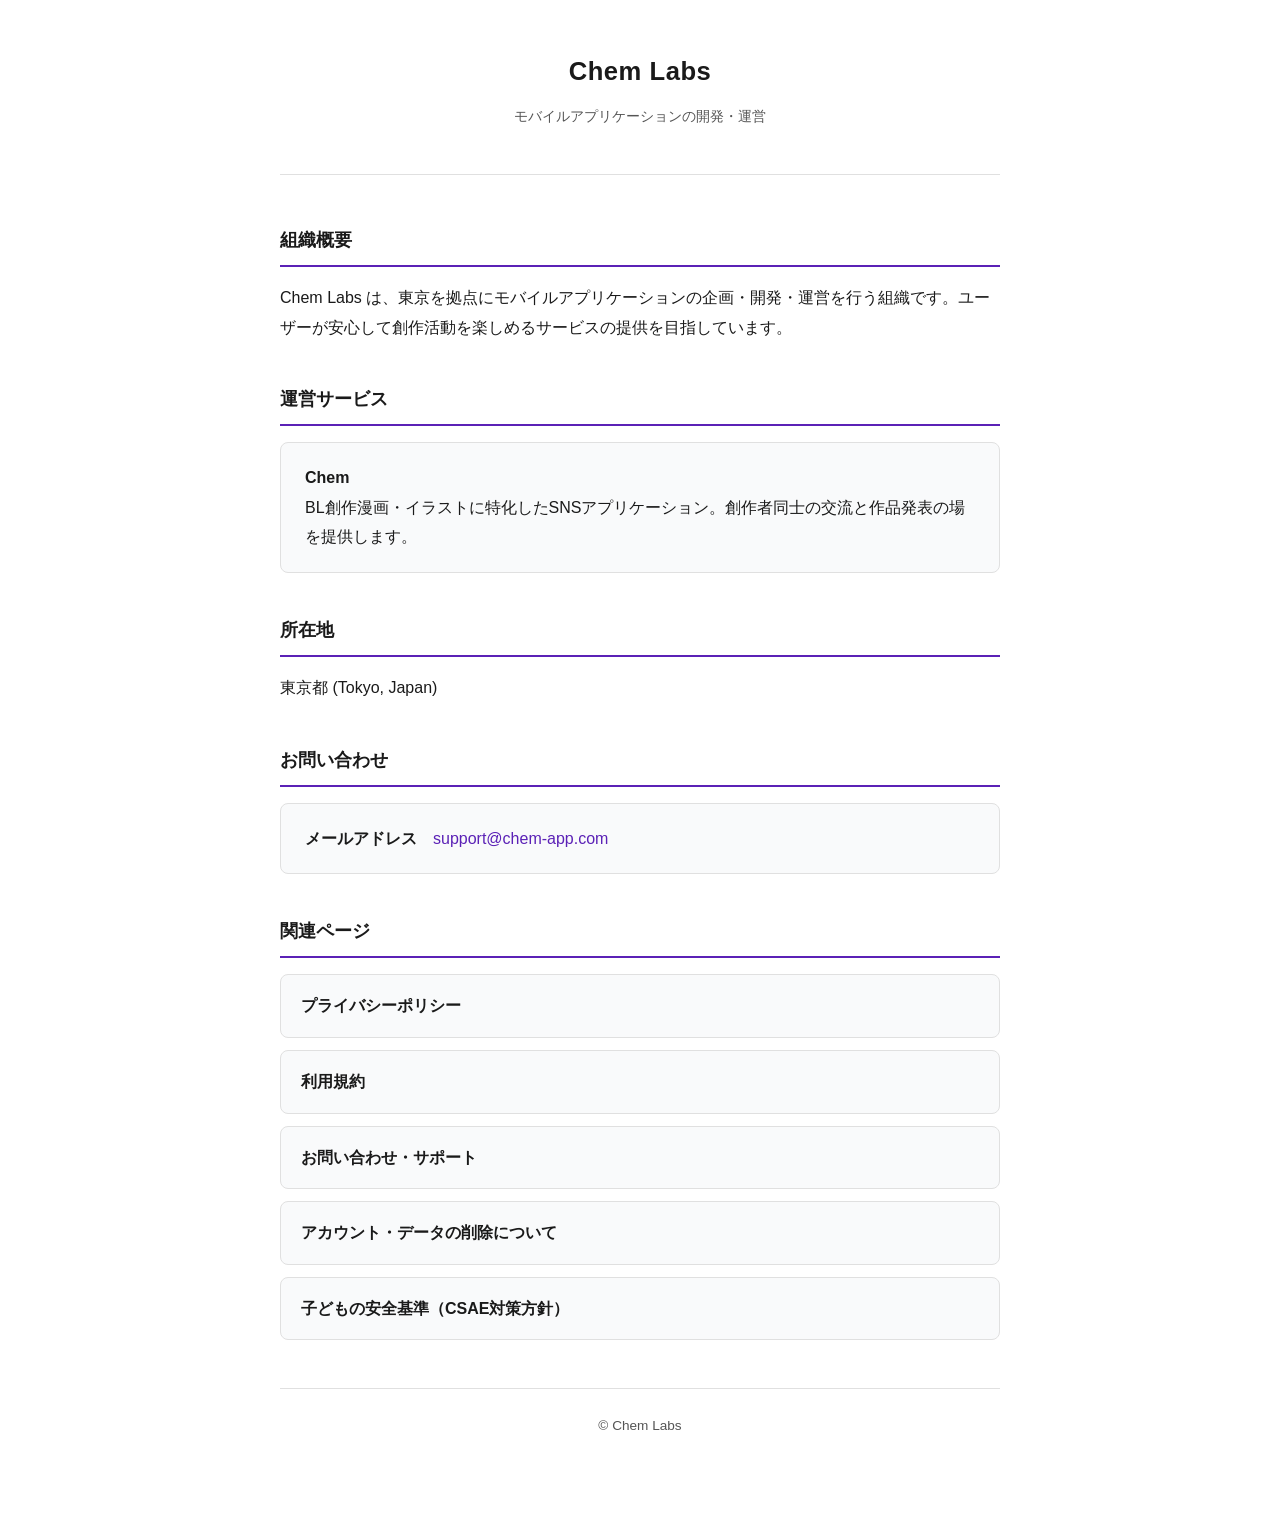
<file: index.html>
<!DOCTYPE html>
<html lang="ja">
<head>
  <meta charset="UTF-8">
  <meta name="viewport" content="width=device-width, initial-scale=1.0">
  <title>Chem Labs</title>
  <meta name="description" content="Chem Labs - BL創作漫画・イラストSNS「Chem」を開発・運営する組織です。">
  <link rel="stylesheet" href="style.css">
</head>
<body>
  <div class="container">
    <header>
      <h1>Chem Labs</h1>
      <p class="service-name">モバイルアプリケーションの開発・運営</p>
    </header>

    <main>
      <section>
        <h2>組織概要</h2>
        <p>Chem Labs は、東京を拠点にモバイルアプリケーションの企画・開発・運営を行う組織です。ユーザーが安心して創作活動を楽しめるサービスの提供を目指しています。</p>
      </section>

      <section>
        <h2>運営サービス</h2>
        <dl class="contact-info">
          <dt>Chem</dt>
          <dd>BL創作漫画・イラストに特化したSNSアプリケーション。創作者同士の交流と作品発表の場を提供します。</dd>
        </dl>
      </section>

      <section>
        <h2>所在地</h2>
        <p>東京都 (Tokyo, Japan)</p>
      </section>

      <section>
        <h2>お問い合わせ</h2>
        <div class="contact-info">
          <dl>
            <dt>メールアドレス</dt>
            <dd><a href="mailto:support@chem-app.com">support@chem-app.com</a></dd>
          </dl>
        </div>
      </section>

      <section>
        <h2>関連ページ</h2>
        <ul class="page-links">
          <li><a href="privacy/">プライバシーポリシー</a></li>
          <li><a href="terms/">利用規約</a></li>
          <li><a href="support/">お問い合わせ・サポート</a></li>
          <li><a href="account-deletion/">アカウント・データの削除について</a></li>
          <li><a href="child-safety/">子どもの安全基準（CSAE対策方針）</a></li>
        </ul>
      </section>
    </main>

    <footer>
      <p>&copy; Chem Labs</p>
    </footer>
  </div>
</body>
</html>
</file>
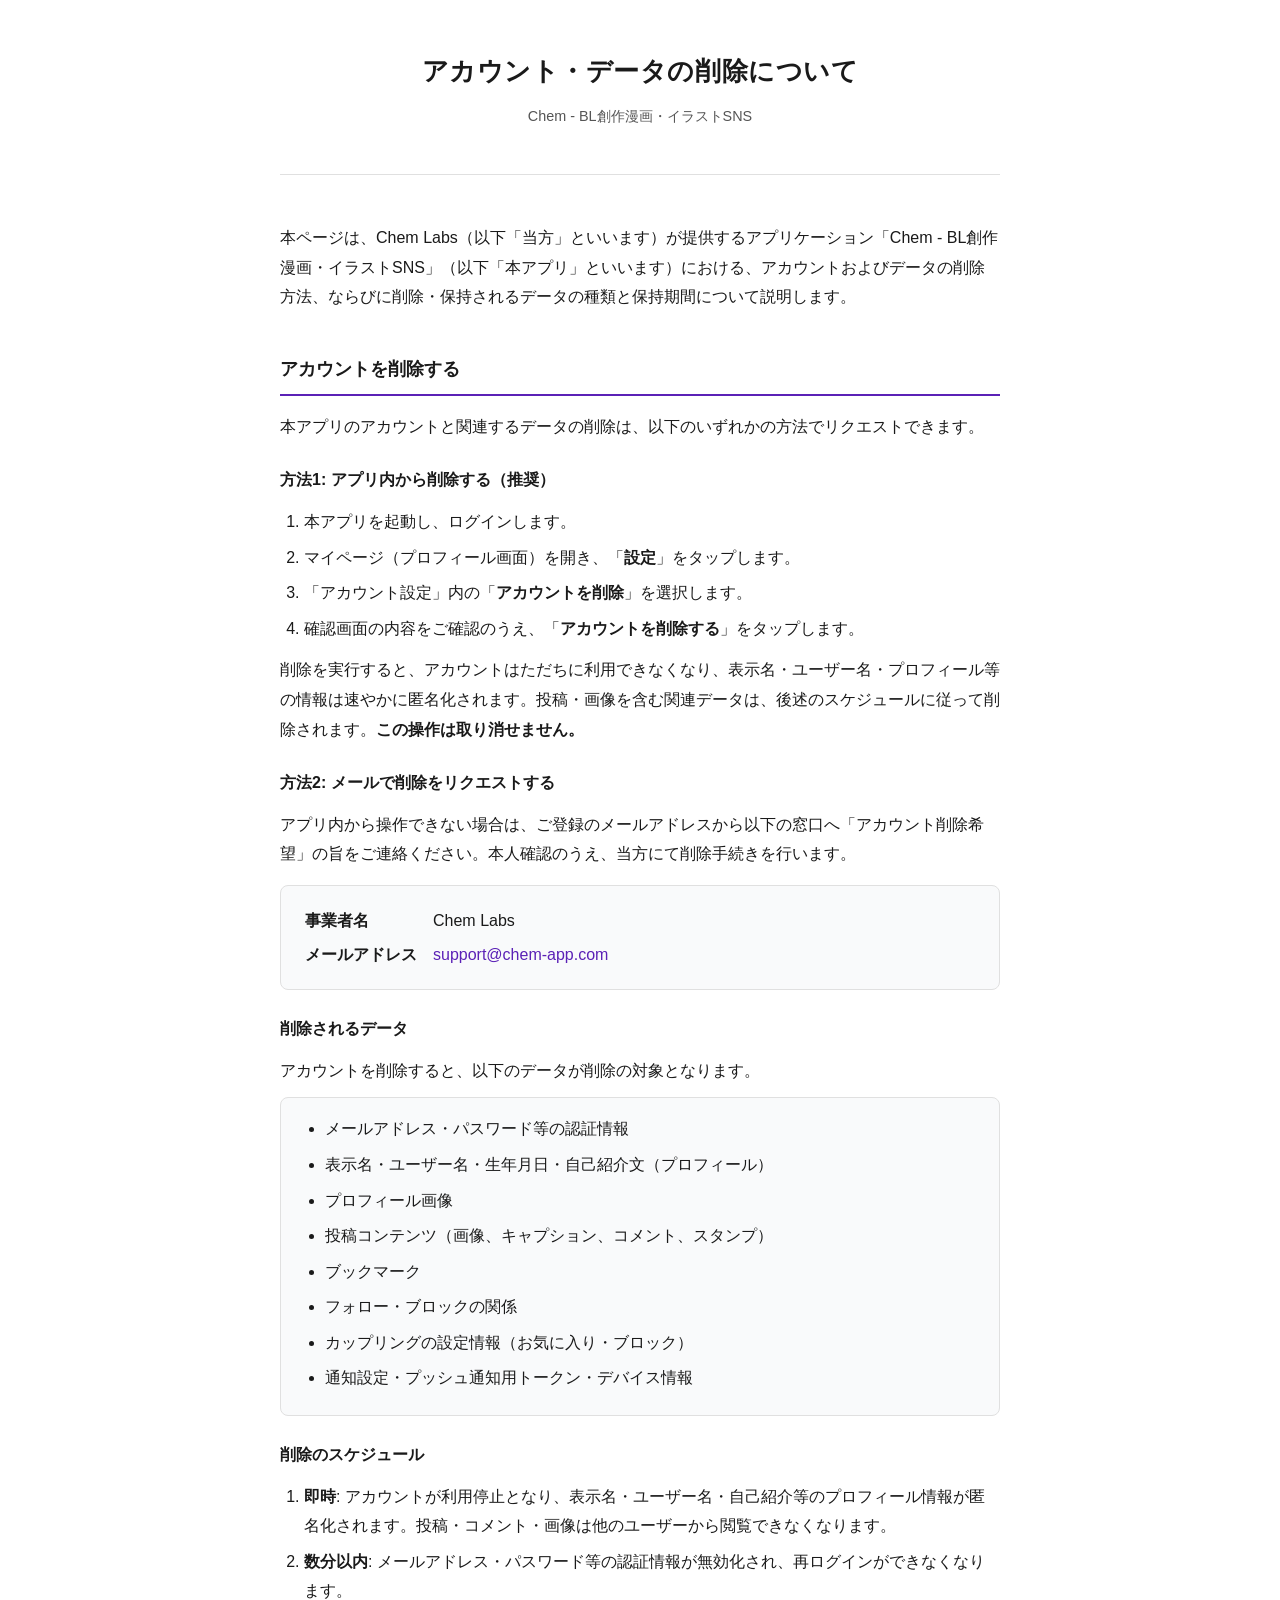
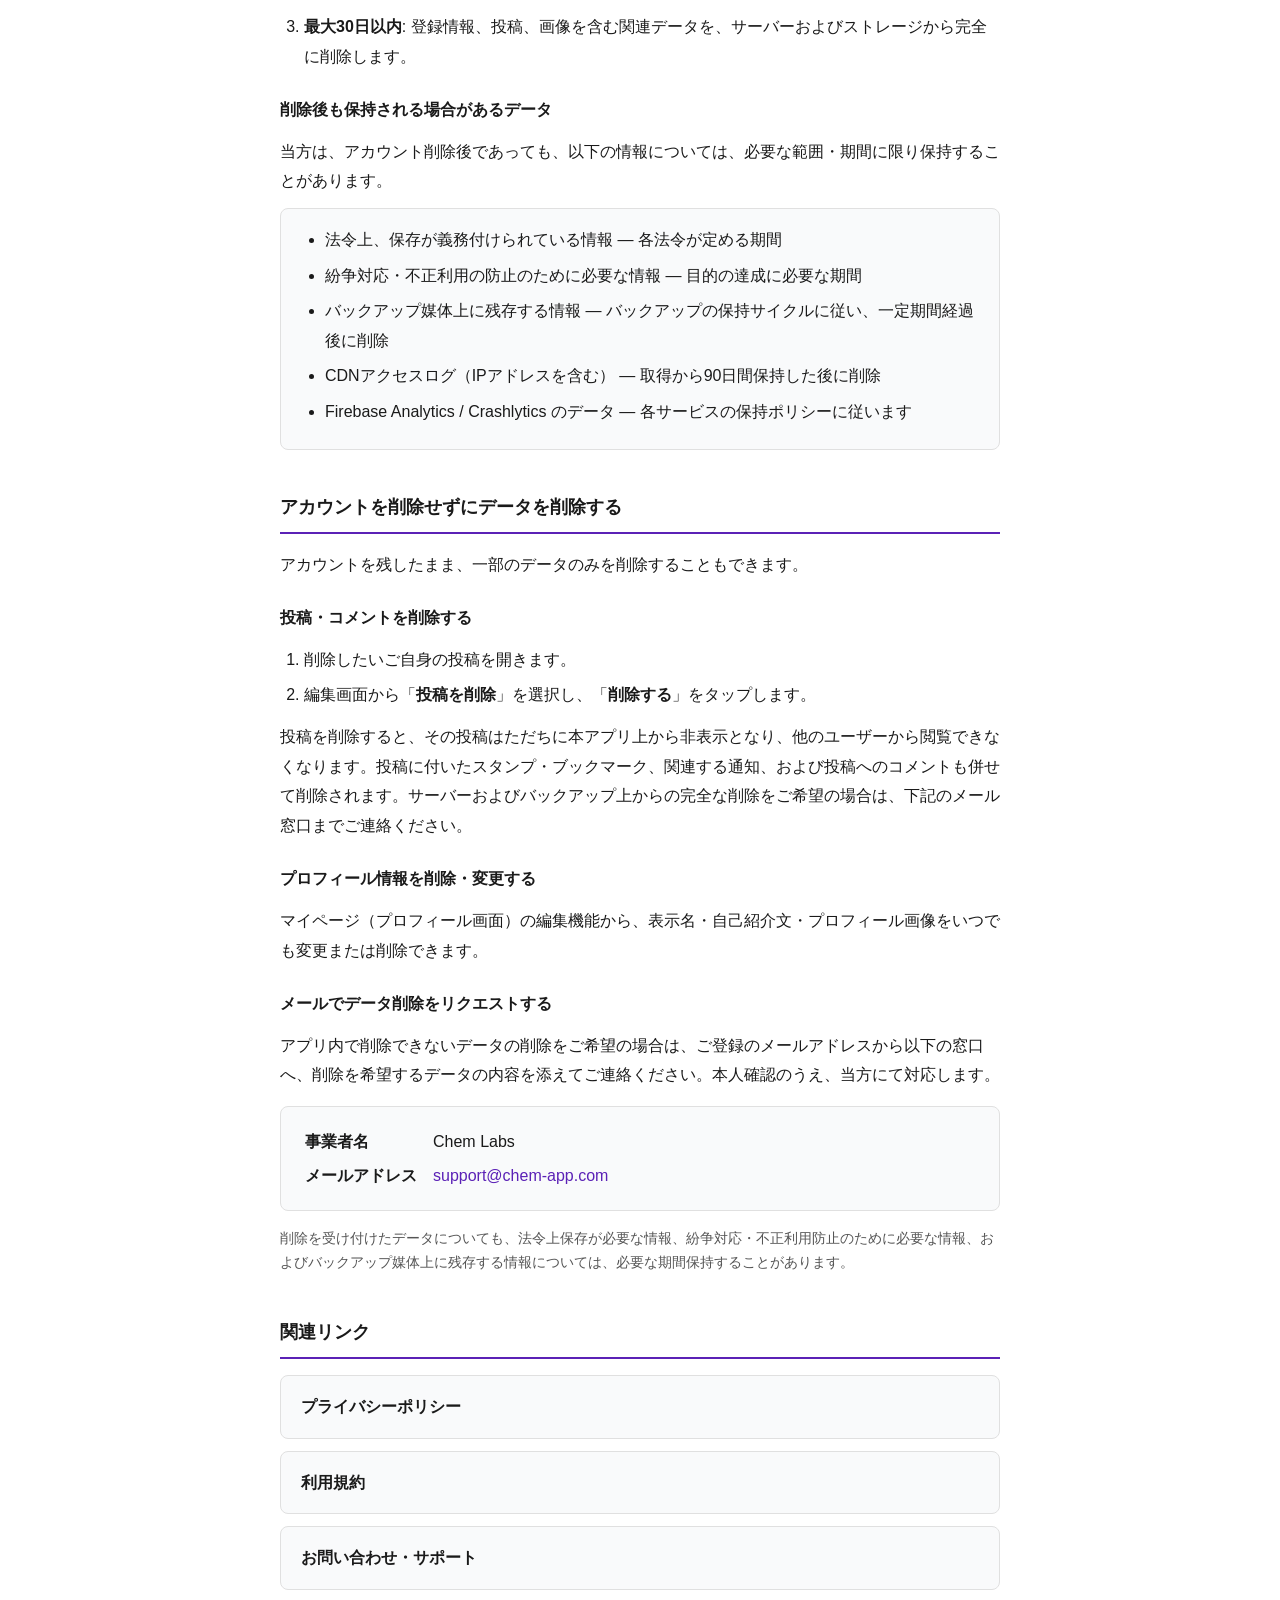
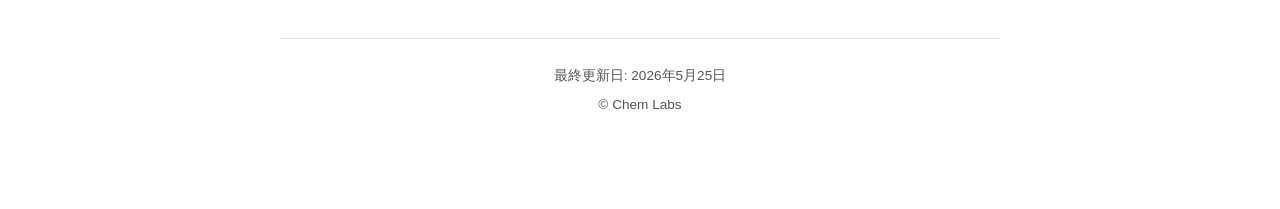
<file: account-deletion/index.html>
<!DOCTYPE html>
<html lang="ja">
<head>
  <meta charset="UTF-8">
  <meta name="viewport" content="width=device-width, initial-scale=1.0">
  <title>アカウント・データの削除について | Chem</title>
  <meta name="description" content="Chem - BL創作漫画・イラストSNSのアカウント削除・データ削除の手順、削除されるデータの種類と保持期間について。">
  <meta name="robots" content="index, follow">
  <link rel="stylesheet" href="../style.css">
</head>
<body>
  <div class="container">
    <header>
      <h1>アカウント・データの削除について</h1>
      <p class="service-name">Chem - BL創作漫画・イラストSNS</p>
    </header>

    <main>
      <p>本ページは、Chem Labs（以下「当方」といいます）が提供するアプリケーション「Chem - BL創作漫画・イラストSNS」（以下「本アプリ」といいます）における、アカウントおよびデータの削除方法、ならびに削除・保持されるデータの種類と保持期間について説明します。</p>

      <!-- ===================== アカウントの削除 ===================== -->
      <h2>アカウントを削除する</h2>
      <p>本アプリのアカウントと関連するデータの削除は、以下のいずれかの方法でリクエストできます。</p>

      <h3>方法1: アプリ内から削除する（推奨）</h3>
      <ol>
        <li>本アプリを起動し、ログインします。</li>
        <li>マイページ（プロフィール画面）を開き、「<strong>設定</strong>」をタップします。</li>
        <li>「アカウント設定」内の「<strong>アカウントを削除</strong>」を選択します。</li>
        <li>確認画面の内容をご確認のうえ、「<strong>アカウントを削除する</strong>」をタップします。</li>
      </ol>
      <p>削除を実行すると、アカウントはただちに利用できなくなり、表示名・ユーザー名・プロフィール等の情報は速やかに匿名化されます。投稿・画像を含む関連データは、後述のスケジュールに従って削除されます。<strong>この操作は取り消せません。</strong></p>

      <h3>方法2: メールで削除をリクエストする</h3>
      <p>アプリ内から操作できない場合は、ご登録のメールアドレスから以下の窓口へ「アカウント削除希望」の旨をご連絡ください。本人確認のうえ、当方にて削除手続きを行います。</p>
      <div class="contact-info">
        <dl>
          <dt>事業者名</dt>
          <dd>Chem Labs</dd>
          <dt>メールアドレス</dt>
          <dd><a href="mailto:support@chem-app.com">support@chem-app.com</a></dd>
        </dl>
      </div>

      <h3>削除されるデータ</h3>
      <p>アカウントを削除すると、以下のデータが削除の対象となります。</p>
      <div class="third-party-item">
        <ul>
          <li>メールアドレス・パスワード等の認証情報</li>
          <li>表示名・ユーザー名・生年月日・自己紹介文（プロフィール）</li>
          <li>プロフィール画像</li>
          <li>投稿コンテンツ（画像、キャプション、コメント、スタンプ）</li>
          <li>ブックマーク</li>
          <li>フォロー・ブロックの関係</li>
          <li>カップリングの設定情報（お気に入り・ブロック）</li>
          <li>通知設定・プッシュ通知用トークン・デバイス情報</li>
        </ul>
      </div>

      <h3>削除のスケジュール</h3>
      <ol>
        <li><strong>即時</strong>: アカウントが利用停止となり、表示名・ユーザー名・自己紹介等のプロフィール情報が匿名化されます。投稿・コメント・画像は他のユーザーから閲覧できなくなります。</li>
        <li><strong>数分以内</strong>: メールアドレス・パスワード等の認証情報が無効化され、再ログインができなくなります。</li>
        <li><strong>最大30日以内</strong>: 登録情報、投稿、画像を含む関連データを、サーバーおよびストレージから完全に削除します。</li>
      </ol>

      <h3>削除後も保持される場合があるデータ</h3>
      <p>当方は、アカウント削除後であっても、以下の情報については、必要な範囲・期間に限り保持することがあります。</p>
      <div class="third-party-item">
        <ul>
          <li>法令上、保存が義務付けられている情報 — 各法令が定める期間</li>
          <li>紛争対応・不正利用の防止のために必要な情報 — 目的の達成に必要な期間</li>
          <li>バックアップ媒体上に残存する情報 — バックアップの保持サイクルに従い、一定期間経過後に削除</li>
          <li>CDNアクセスログ（IPアドレスを含む） — 取得から90日間保持した後に削除</li>
          <li>Firebase Analytics / Crashlytics のデータ — 各サービスの保持ポリシーに従います</li>
        </ul>
      </div>

      <!-- ============ アカウントを削除せずにデータを削除する ============ -->
      <h2 id="data-deletion">アカウントを削除せずにデータを削除する</h2>
      <p>アカウントを残したまま、一部のデータのみを削除することもできます。</p>

      <h3>投稿・コメントを削除する</h3>
      <ol>
        <li>削除したいご自身の投稿を開きます。</li>
        <li>編集画面から「<strong>投稿を削除</strong>」を選択し、「<strong>削除する</strong>」をタップします。</li>
      </ol>
      <p>投稿を削除すると、その投稿はただちに本アプリ上から非表示となり、他のユーザーから閲覧できなくなります。投稿に付いたスタンプ・ブックマーク、関連する通知、および投稿へのコメントも併せて削除されます。サーバーおよびバックアップ上からの完全な削除をご希望の場合は、下記のメール窓口までご連絡ください。</p>

      <h3>プロフィール情報を削除・変更する</h3>
      <p>マイページ（プロフィール画面）の編集機能から、表示名・自己紹介文・プロフィール画像をいつでも変更または削除できます。</p>

      <h3>メールでデータ削除をリクエストする</h3>
      <p>アプリ内で削除できないデータの削除をご希望の場合は、ご登録のメールアドレスから以下の窓口へ、削除を希望するデータの内容を添えてご連絡ください。本人確認のうえ、当方にて対応します。</p>
      <div class="contact-info">
        <dl>
          <dt>事業者名</dt>
          <dd>Chem Labs</dd>
          <dt>メールアドレス</dt>
          <dd><a href="mailto:support@chem-app.com">support@chem-app.com</a></dd>
        </dl>
      </div>
      <p class="note">削除を受け付けたデータについても、法令上保存が必要な情報、紛争対応・不正利用防止のために必要な情報、およびバックアップ媒体上に残存する情報については、必要な期間保持することがあります。</p>

      <h2>関連リンク</h2>
      <ul class="page-links">
        <li><a href="../privacy/">プライバシーポリシー</a></li>
        <li><a href="../terms/">利用規約</a></li>
        <li><a href="../support/">お問い合わせ・サポート</a></li>
      </ul>
    </main>

    <footer>
      <p class="date">最終更新日: 2026年5月25日</p>
      <p>&copy; Chem Labs</p>
    </footer>
  </div>
</body>
</html>
</file>
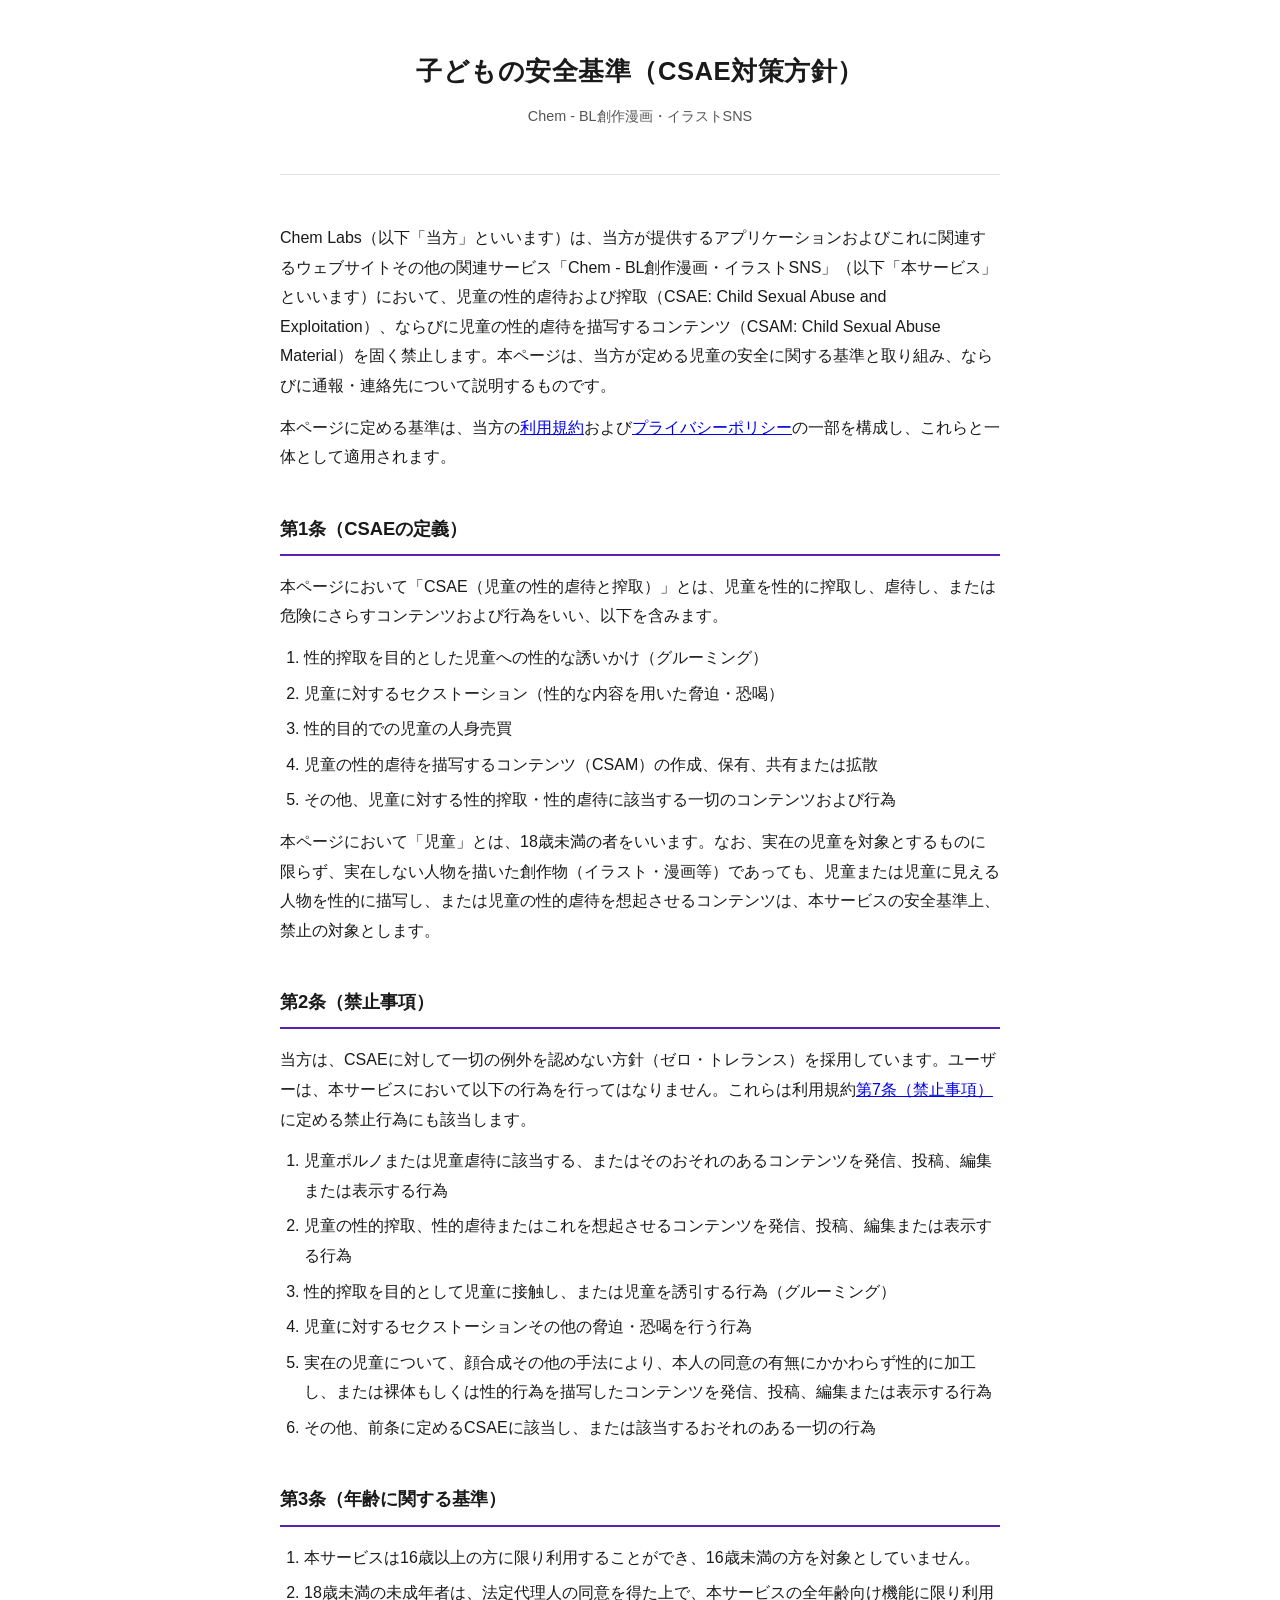
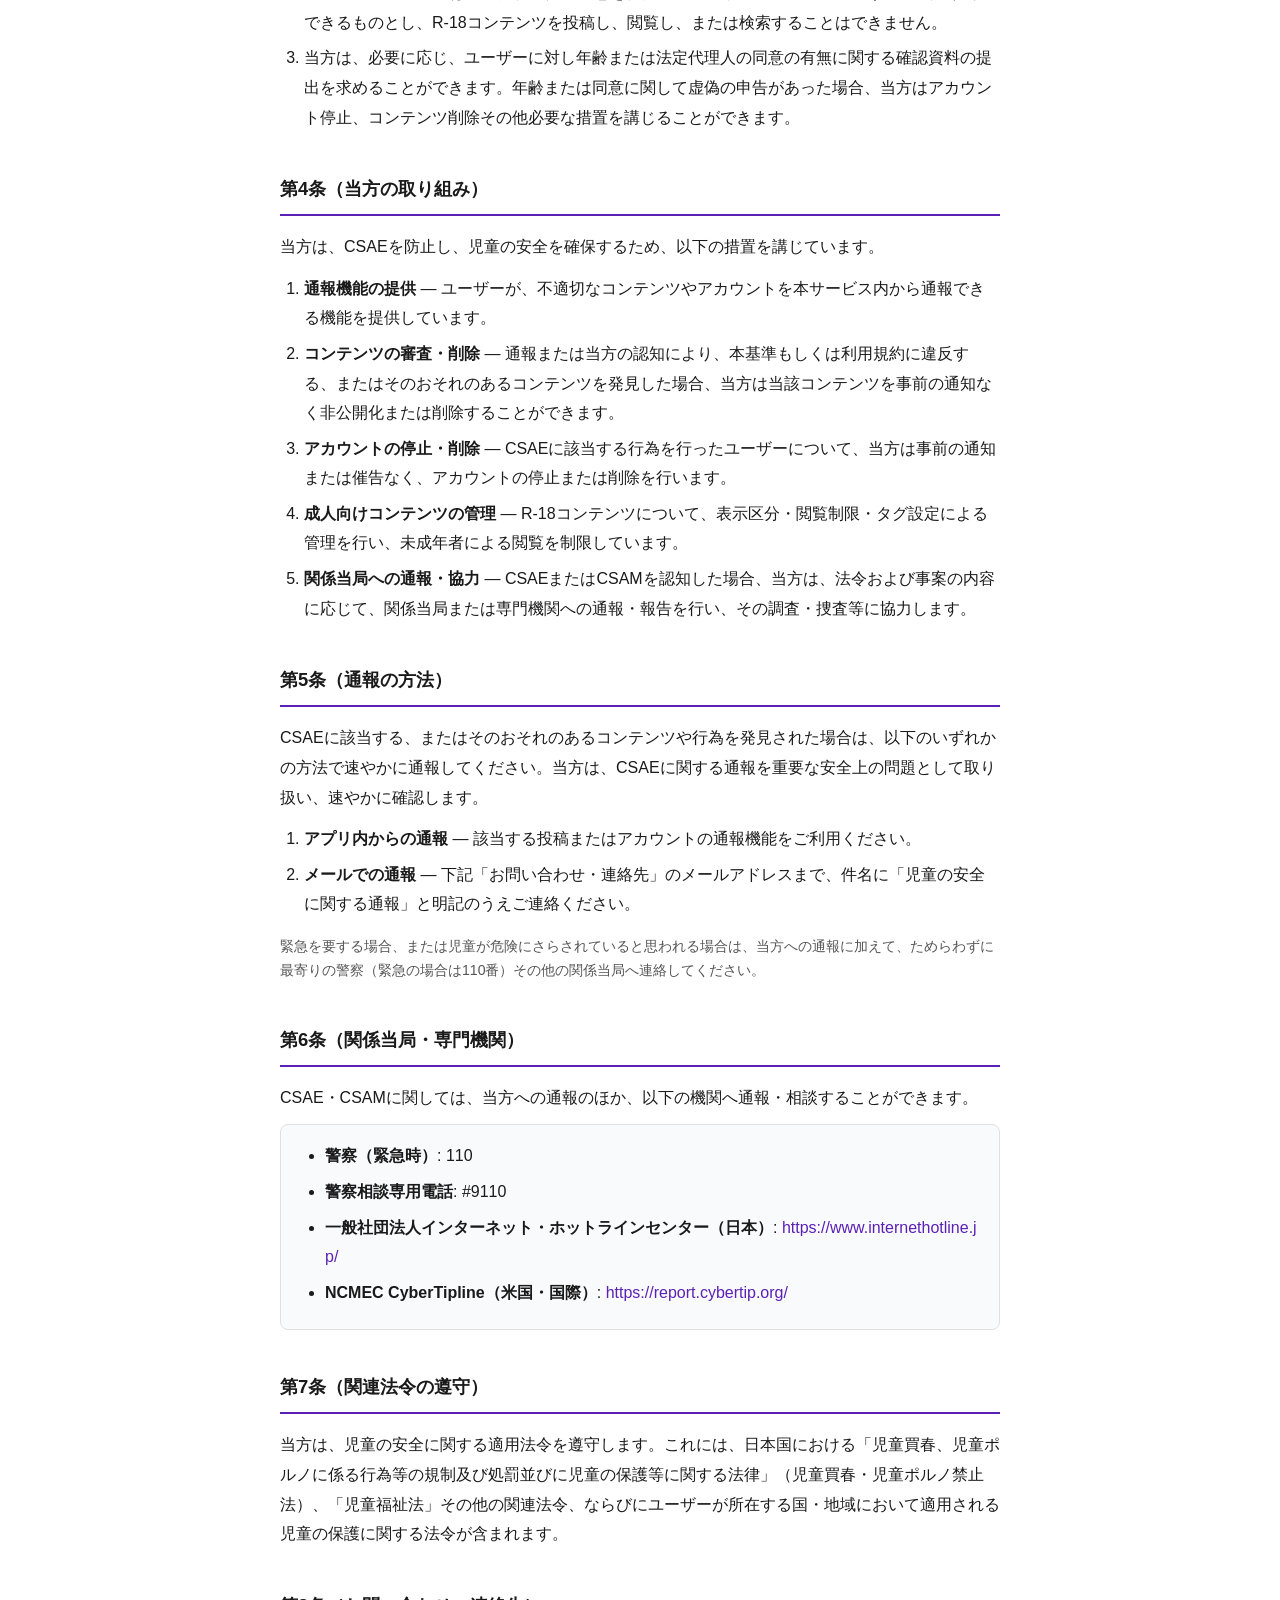
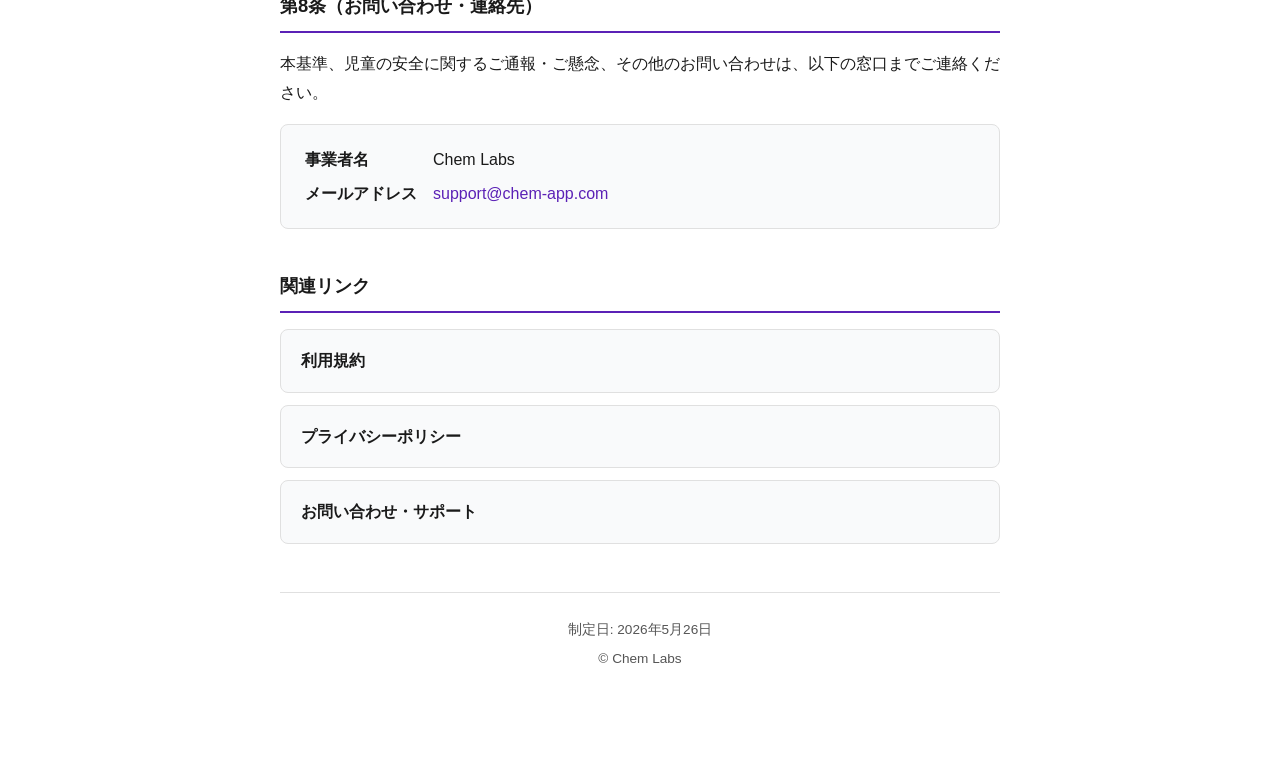
<file: child-safety/index.html>
<!doctype html>
<html lang="ja">
  <head>
    <meta charset="UTF-8" />
    <meta name="viewport" content="width=device-width, initial-scale=1.0" />
    <title>子どもの安全基準（CSAE対策方針） | Chem</title>
    <meta
      name="description"
      content="Chem - BL創作漫画・イラストSNSにおける児童の性的虐待・搾取（CSAE）の防止に関する基準と取り組み、通報・連絡先について。"
    />
    <meta name="robots" content="index, follow" />
    <link rel="stylesheet" href="../style.css" />
  </head>
  <body>
    <div class="container">
      <header>
        <h1>子どもの安全基準（CSAE対策方針）</h1>
        <p class="service-name">Chem - BL創作漫画・イラストSNS</p>
      </header>

      <main>
        <p>
          Chem
          Labs（以下「当方」といいます）は、当方が提供するアプリケーションおよびこれに関連するウェブサイトその他の関連サービス「Chem
          -
          BL創作漫画・イラストSNS」（以下「本サービス」といいます）において、児童の性的虐待および搾取（CSAE:
          Child Sexual Abuse and
          Exploitation）、ならびに児童の性的虐待を描写するコンテンツ（CSAM:
          Child Sexual Abuse
          Material）を固く禁止します。本ページは、当方が定める児童の安全に関する基準と取り組み、ならびに通報・連絡先について説明するものです。
        </p>

        <p>
          本ページに定める基準は、当方の<a href="../terms/">利用規約</a>および<a
            href="../privacy/"
            >プライバシーポリシー</a
          >の一部を構成し、これらと一体として適用されます。
        </p>

        <h2>第1条（CSAEの定義）</h2>
        <p>
          本ページにおいて「CSAE（児童の性的虐待と搾取）」とは、児童を性的に搾取し、虐待し、または危険にさらすコンテンツおよび行為をいい、以下を含みます。
        </p>
        <ol>
          <li>性的搾取を目的とした児童への性的な誘いかけ（グルーミング）</li>
          <li>児童に対するセクストーション（性的な内容を用いた脅迫・恐喝）</li>
          <li>性的目的での児童の人身売買</li>
          <li>
            児童の性的虐待を描写するコンテンツ（CSAM）の作成、保有、共有または拡散
          </li>
          <li>
            その他、児童に対する性的搾取・性的虐待に該当する一切のコンテンツおよび行為
          </li>
        </ol>
        <p>
          本ページにおいて「児童」とは、18歳未満の者をいいます。なお、実在の児童を対象とするものに限らず、実在しない人物を描いた創作物（イラスト・漫画等）であっても、児童または児童に見える人物を性的に描写し、または児童の性的虐待を想起させるコンテンツは、本サービスの安全基準上、禁止の対象とします。
        </p>

        <h2>第2条（禁止事項）</h2>
        <p>
          当方は、CSAEに対して一切の例外を認めない方針（ゼロ・トレランス）を採用しています。ユーザーは、本サービスにおいて以下の行為を行ってはなりません。これらは利用規約<a
            href="../terms/"
            >第7条（禁止事項）</a
          >に定める禁止行為にも該当します。
        </p>
        <ol>
          <li>
            児童ポルノまたは児童虐待に該当する、またはそのおそれのあるコンテンツを発信、投稿、編集または表示する行為
          </li>
          <li>
            児童の性的搾取、性的虐待またはこれを想起させるコンテンツを発信、投稿、編集または表示する行為
          </li>
          <li>
            性的搾取を目的として児童に接触し、または児童を誘引する行為（グルーミング）
          </li>
          <li>児童に対するセクストーションその他の脅迫・恐喝を行う行為</li>
          <li>
            実在の児童について、顔合成その他の手法により、本人の同意の有無にかかわらず性的に加工し、または裸体もしくは性的行為を描写したコンテンツを発信、投稿、編集または表示する行為
          </li>
          <li>
            その他、前条に定めるCSAEに該当し、または該当するおそれのある一切の行為
          </li>
        </ol>

        <h2>第3条（年齢に関する基準）</h2>
        <ol>
          <li>
            本サービスは16歳以上の方に限り利用することができ、16歳未満の方を対象としていません。
          </li>
          <li>
            18歳未満の未成年者は、法定代理人の同意を得た上で、本サービスの全年齢向け機能に限り利用できるものとし、R-18コンテンツを投稿し、閲覧し、または検索することはできません。
          </li>
          <li>
            当方は、必要に応じ、ユーザーに対し年齢または法定代理人の同意の有無に関する確認資料の提出を求めることができます。年齢または同意に関して虚偽の申告があった場合、当方はアカウント停止、コンテンツ削除その他必要な措置を講じることができます。
          </li>
        </ol>

        <h2>第4条（当方の取り組み）</h2>
        <p>
          当方は、CSAEを防止し、児童の安全を確保するため、以下の措置を講じています。
        </p>
        <ol>
          <li>
            <strong>通報機能の提供</strong> —
            ユーザーが、不適切なコンテンツやアカウントを本サービス内から通報できる機能を提供しています。
          </li>
          <li>
            <strong>コンテンツの審査・削除</strong> —
            通報または当方の認知により、本基準もしくは利用規約に違反する、またはそのおそれのあるコンテンツを発見した場合、当方は当該コンテンツを事前の通知なく非公開化または削除することができます。
          </li>
          <li>
            <strong>アカウントの停止・削除</strong> —
            CSAEに該当する行為を行ったユーザーについて、当方は事前の通知または催告なく、アカウントの停止または削除を行います。
          </li>
          <li>
            <strong>成人向けコンテンツの管理</strong> —
            R-18コンテンツについて、表示区分・閲覧制限・タグ設定による管理を行い、未成年者による閲覧を制限しています。
          </li>
          <li>
            <strong>関係当局への通報・協力</strong> —
            CSAEまたはCSAMを認知した場合、当方は、法令および事案の内容に応じて、関係当局または専門機関への通報・報告を行い、その調査・捜査等に協力します。
          </li>
        </ol>

        <h2>第5条（通報の方法）</h2>
        <p>
          CSAEに該当する、またはそのおそれのあるコンテンツや行為を発見された場合は、以下のいずれかの方法で速やかに通報してください。当方は、CSAEに関する通報を重要な安全上の問題として取り扱い、速やかに確認します。
        </p>
        <ol>
          <li>
            <strong>アプリ内からの通報</strong> —
            該当する投稿またはアカウントの通報機能をご利用ください。
          </li>
          <li>
            <strong>メールでの通報</strong> —
            下記「お問い合わせ・連絡先」のメールアドレスまで、件名に「児童の安全に関する通報」と明記のうえご連絡ください。
          </li>
        </ol>
        <p class="note">
          緊急を要する場合、または児童が危険にさらされていると思われる場合は、当方への通報に加えて、ためらわずに最寄りの警察（緊急の場合は110番）その他の関係当局へ連絡してください。
        </p>

        <h2>第6条（関係当局・専門機関）</h2>
        <p>
          CSAE・CSAMに関しては、当方への通報のほか、以下の機関へ通報・相談することができます。
        </p>
        <div class="third-party-item">
          <ul>
            <li><strong>警察（緊急時）</strong>: 110</li>
            <li><strong>警察相談専用電話</strong>: #9110</li>
            <li>
              <strong
                >一般社団法人インターネット・ホットラインセンター（日本）</strong
              >:
              <a
                href="https://www.internethotline.jp/"
                target="_blank"
                rel="noopener noreferrer"
                >https://www.internethotline.jp/</a
              >
            </li>
            <li>
              <strong>NCMEC CyberTipline（米国・国際）</strong>:
              <a
                href="https://report.cybertip.org/"
                target="_blank"
                rel="noopener noreferrer"
                >https://report.cybertip.org/</a
              >
            </li>
          </ul>
        </div>

        <h2>第7条（関連法令の遵守）</h2>
        <p>
          当方は、児童の安全に関する適用法令を遵守します。これには、日本国における「児童買春、児童ポルノに係る行為等の規制及び処罰並びに児童の保護等に関する法律」（児童買春・児童ポルノ禁止法）、「児童福祉法」その他の関連法令、ならびにユーザーが所在する国・地域において適用される児童の保護に関する法令が含まれます。
        </p>

        <h2>第8条（お問い合わせ・連絡先）</h2>
        <p>
          本基準、児童の安全に関するご通報・ご懸念、その他のお問い合わせは、以下の窓口までご連絡ください。
        </p>
        <div class="contact-info">
          <dl>
            <dt>事業者名</dt>
            <dd>Chem Labs</dd>
            <dt>メールアドレス</dt>
            <dd>
              <a href="mailto:support@chem-app.com">support@chem-app.com</a>
            </dd>
          </dl>
        </div>

        <h2>関連リンク</h2>
        <ul class="page-links">
          <li><a href="../terms/">利用規約</a></li>
          <li><a href="../privacy/">プライバシーポリシー</a></li>
          <li><a href="../support/">お問い合わせ・サポート</a></li>
        </ul>
      </main>

      <footer>
        <p class="date">制定日: 2026年5月26日</p>
        <p>&copy; Chem Labs</p>
      </footer>
    </div>
  </body>
</html>
</file>
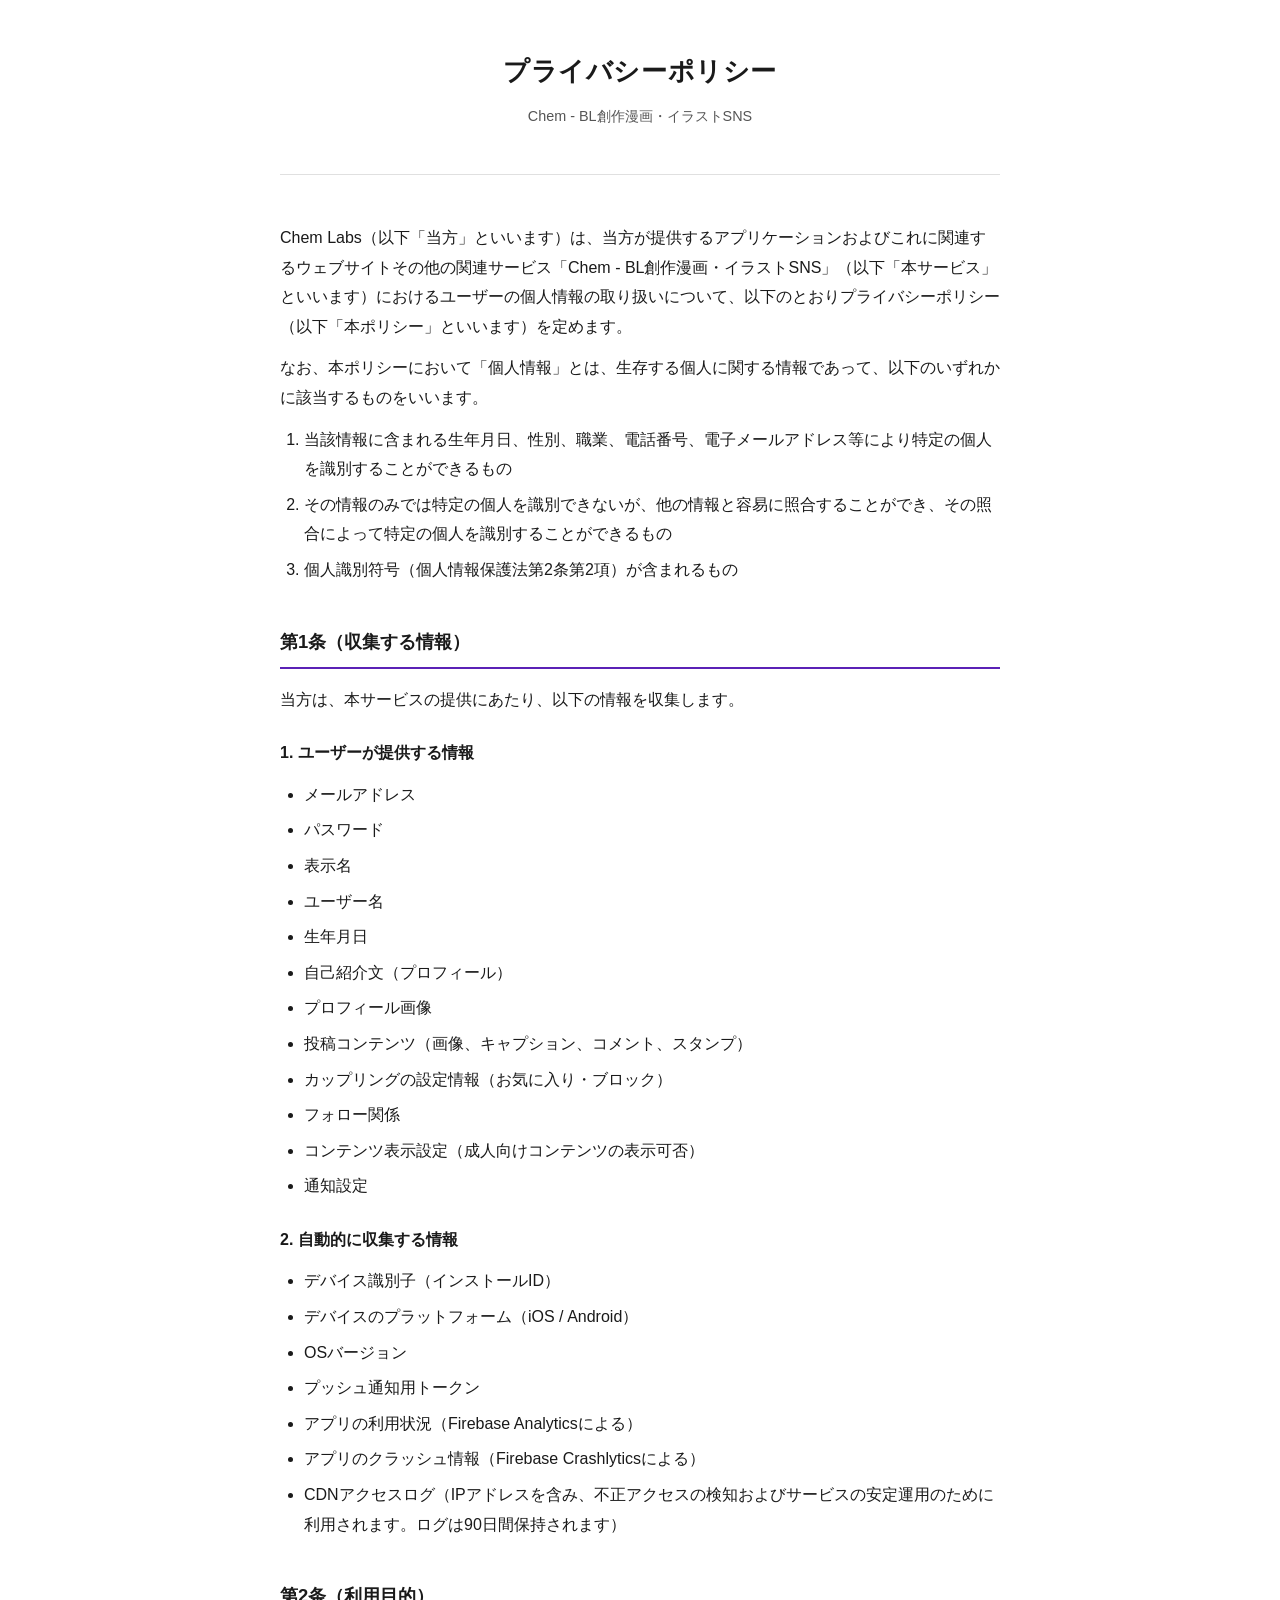
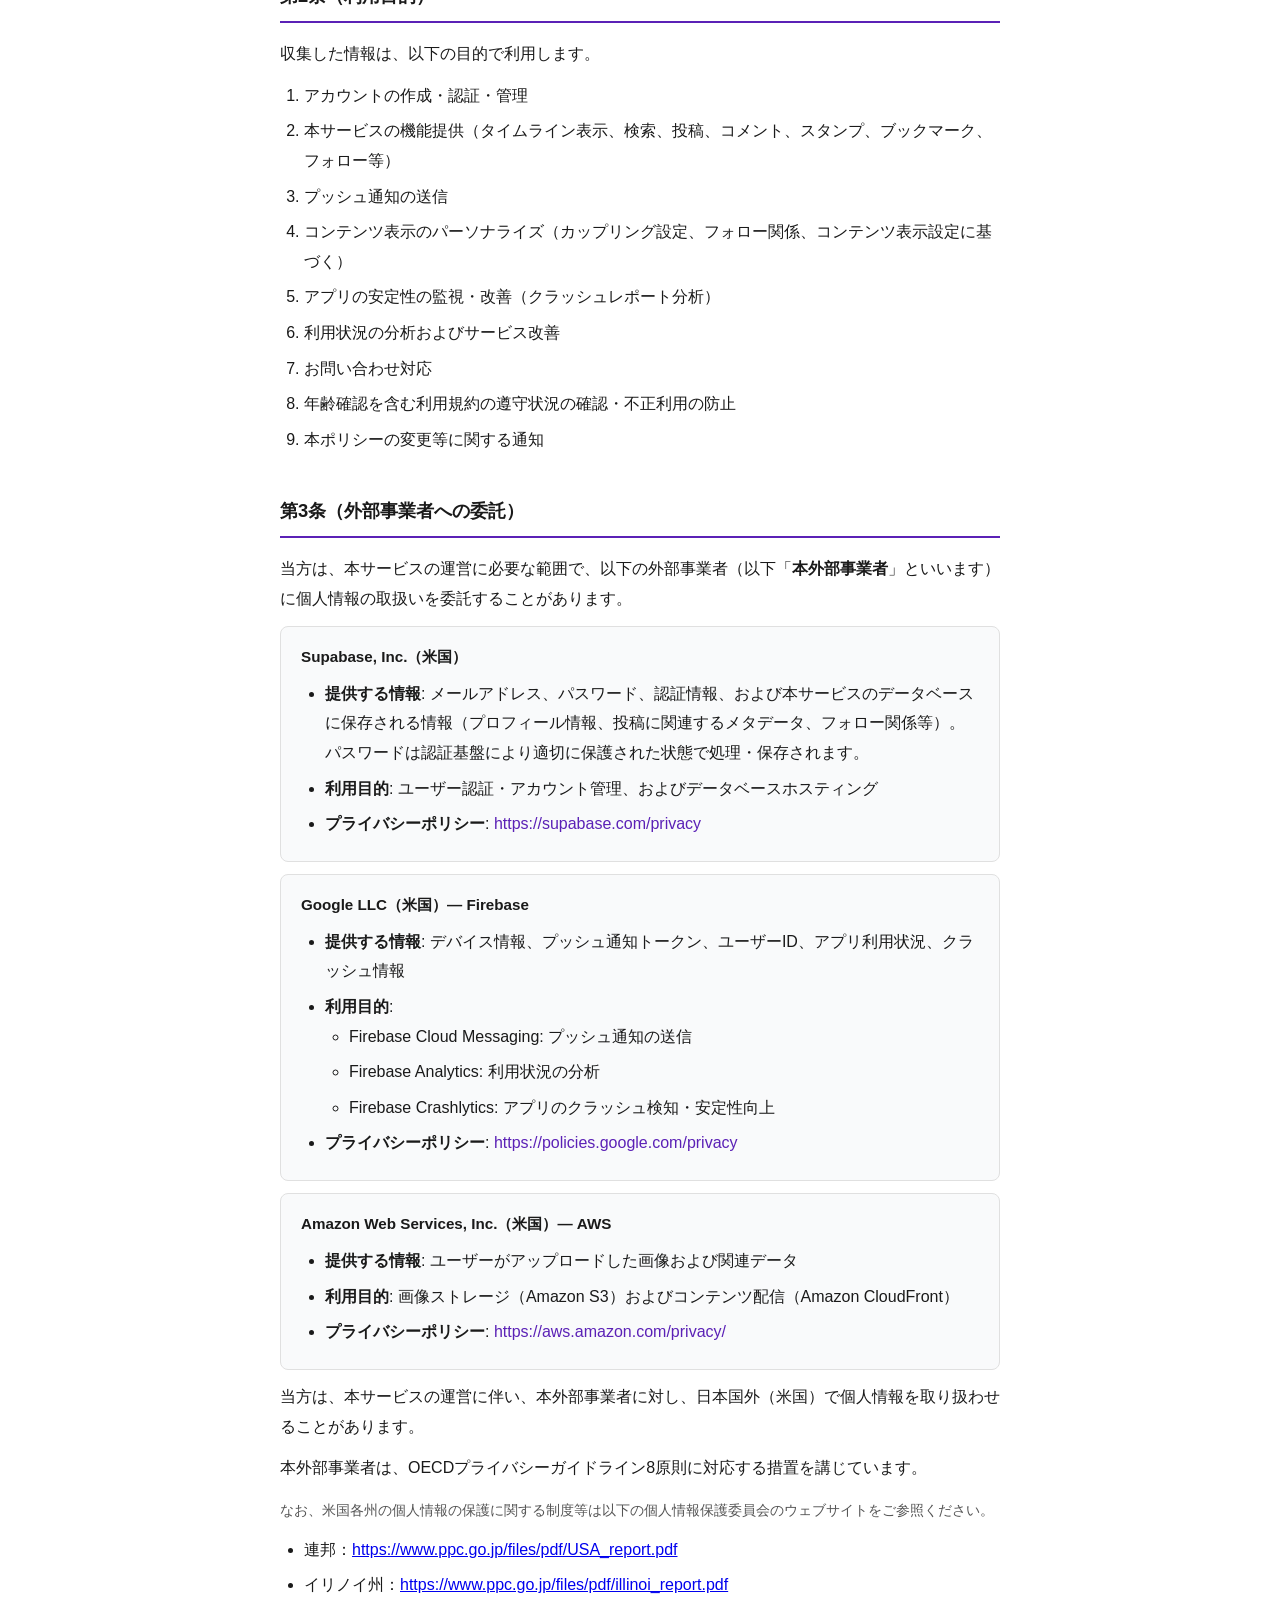
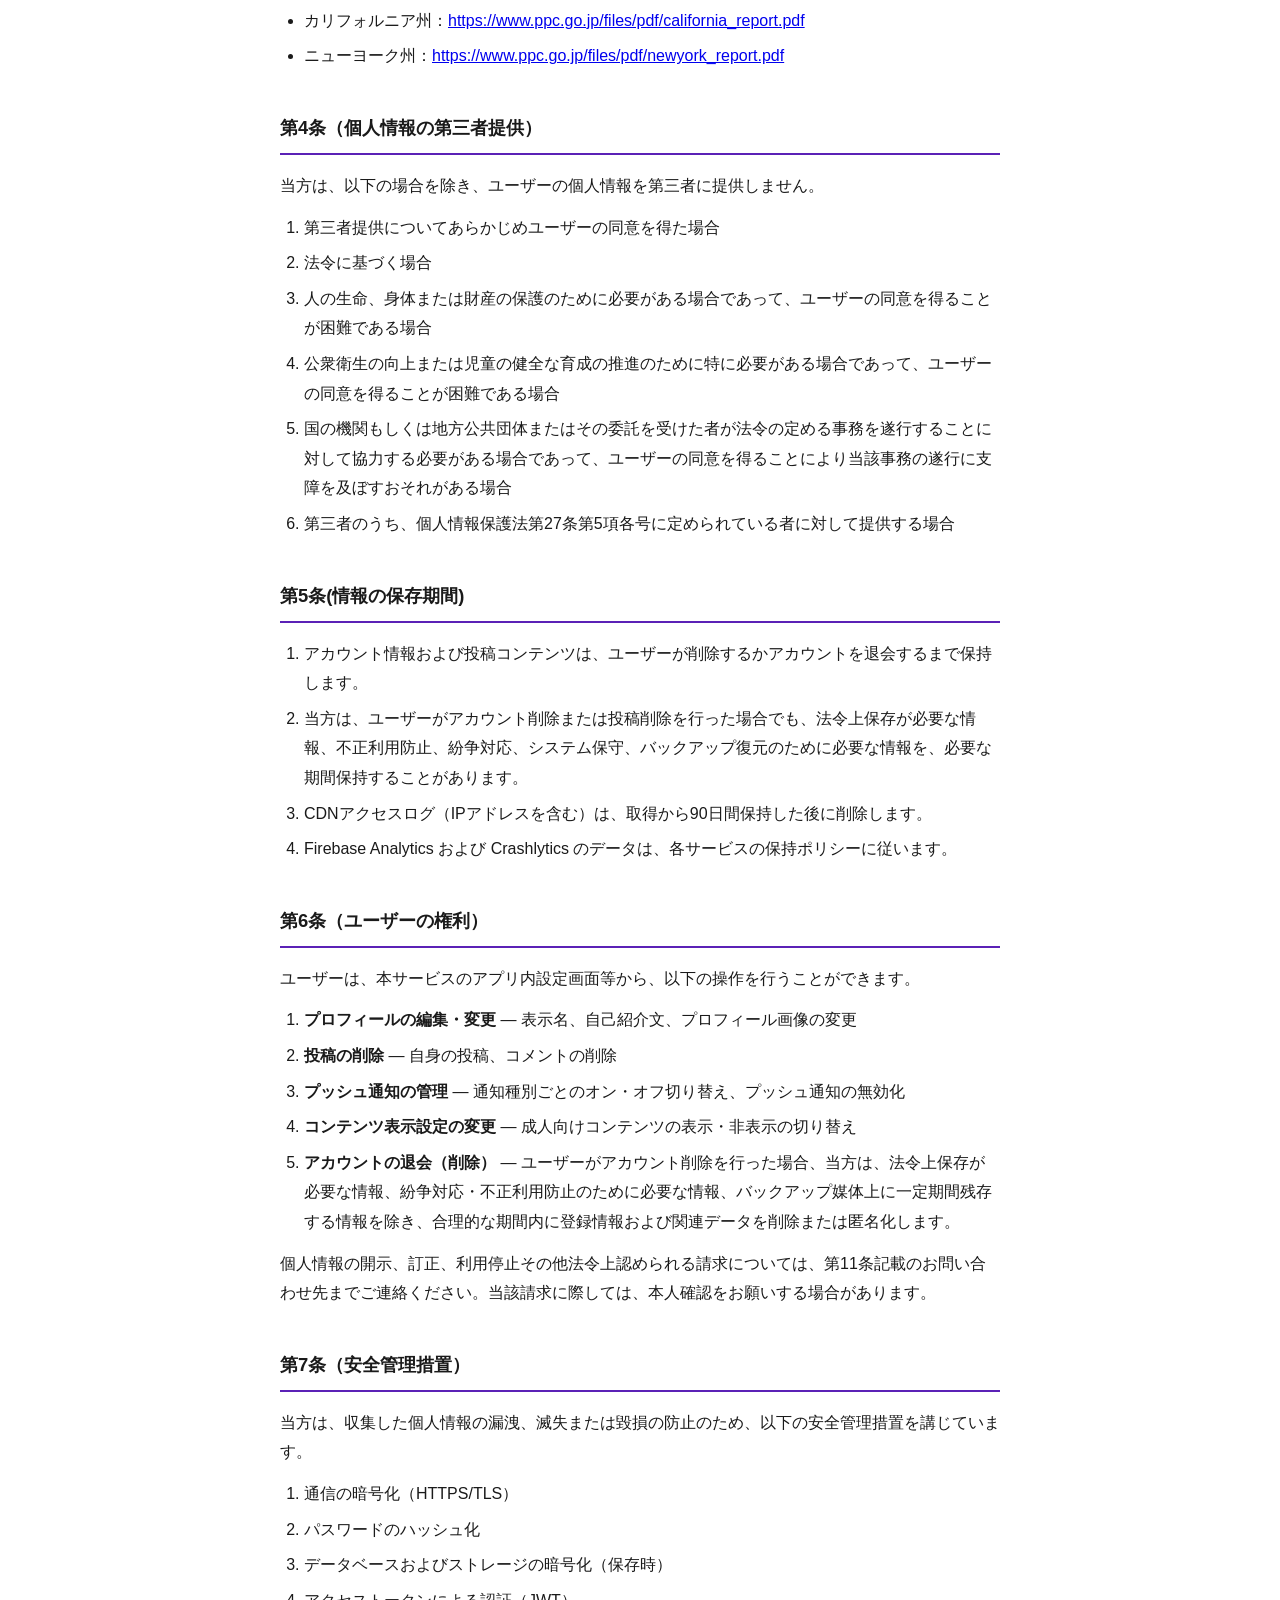
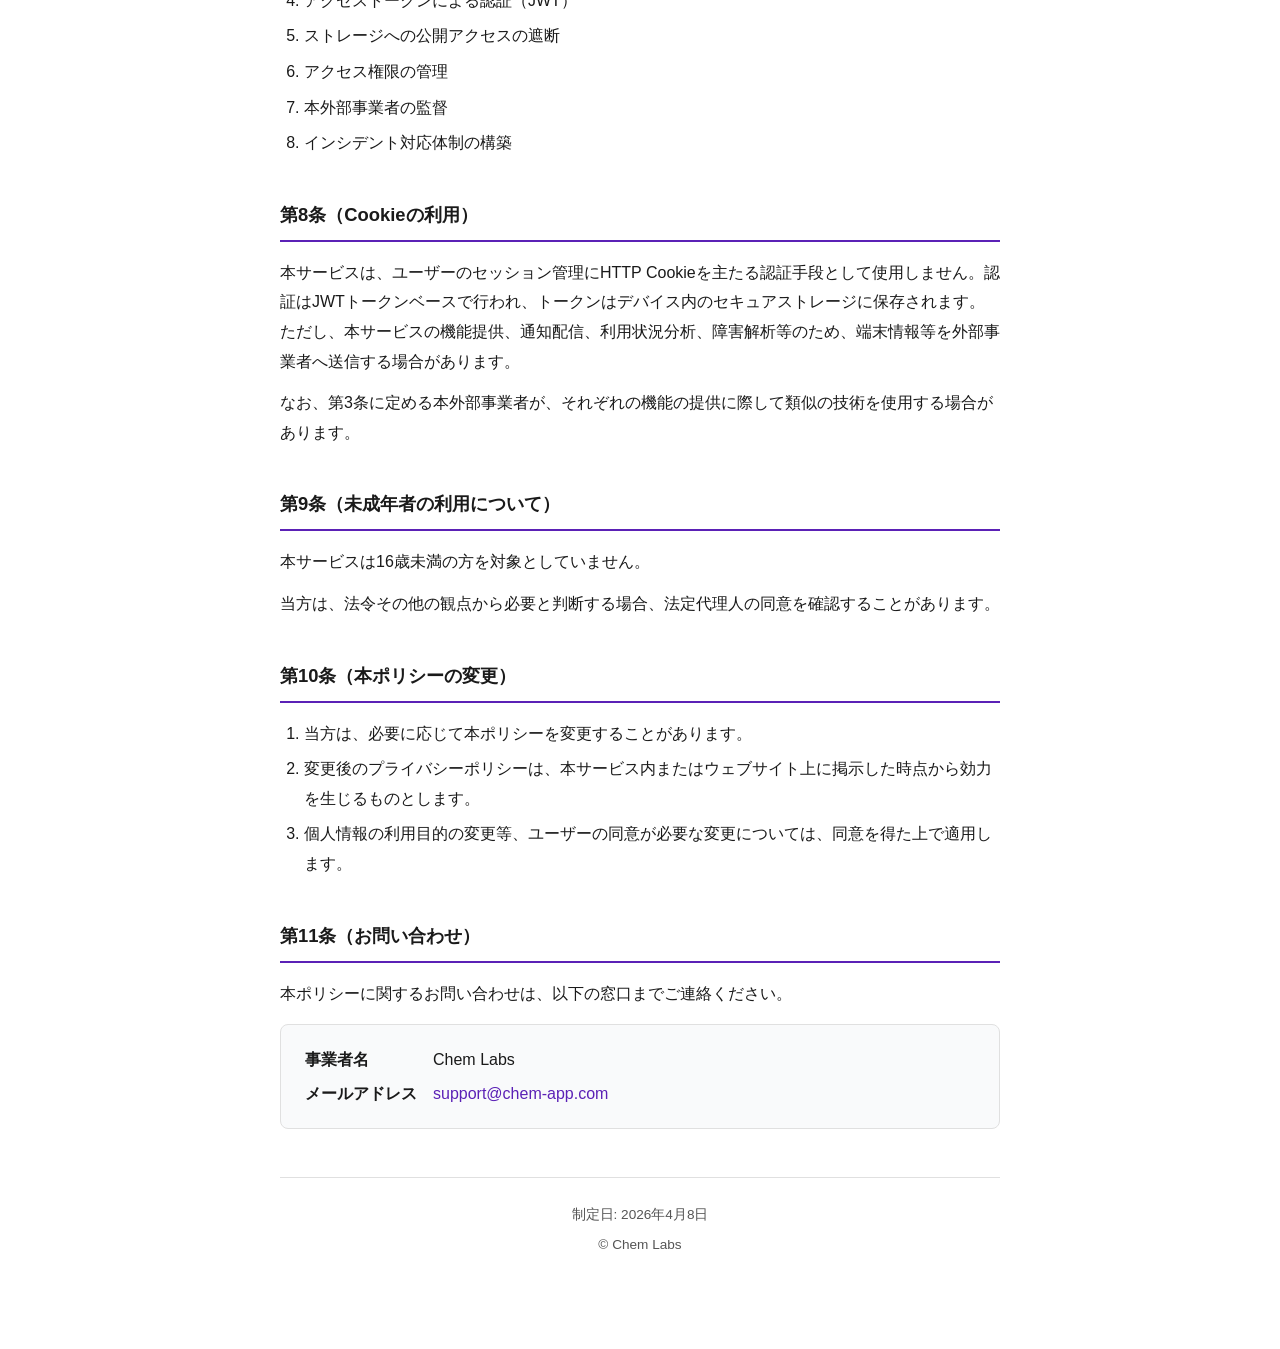
<file: privacy/index.html>
<!DOCTYPE html>
<html lang="ja">
<head>
  <meta charset="UTF-8">
  <meta name="viewport" content="width=device-width, initial-scale=1.0">
  <title>プライバシーポリシー | Chem</title>
  <meta name="description" content="Chem - BL創作漫画・イラストSNSのプライバシーポリシー">
  <meta name="robots" content="index, follow">
  <link rel="stylesheet" href="../style.css">
</head>
<body>
  <div class="container">
    <header>
      <h1>プライバシーポリシー</h1>
      <p class="service-name">Chem - BL創作漫画・イラストSNS</p>
    </header>

    <main>
      <p>Chem Labs（以下「当方」といいます）は、当方が提供するアプリケーションおよびこれに関連するウェブサイトその他の関連サービス「Chem - BL創作漫画・イラストSNS」（以下「本サービス」といいます）におけるユーザーの個人情報の取り扱いについて、以下のとおりプライバシーポリシー（以下「本ポリシー」といいます）を定めます。</p>

      <p>なお、本ポリシーにおいて「個人情報」とは、生存する個人に関する情報であって、以下のいずれかに該当するものをいいます。</p>
      <ol>
        <li>当該情報に含まれる生年月日、性別、職業、電話番号、電子メールアドレス等により特定の個人を識別することができるもの</li>
        <li>その情報のみでは特定の個人を識別できないが、他の情報と容易に照合することができ、その照合によって特定の個人を識別することができるもの</li>
        <li>個人識別符号（個人情報保護法第2条第2項）が含まれるもの</li>
      </ol>

      <h2>第1条（収集する情報）</h2>
      <p>当方は、本サービスの提供にあたり、以下の情報を収集します。</p>

      <h3>1. ユーザーが提供する情報</h3>
      <ul>
        <li>メールアドレス</li>
        <li>パスワード</li>
        <li>表示名</li>
        <li>ユーザー名</li>
        <li>生年月日</li>
        <li>自己紹介文（プロフィール）</li>
        <li>プロフィール画像</li>
        <li>投稿コンテンツ（画像、キャプション、コメント、スタンプ）</li>
        <li>カップリングの設定情報（お気に入り・ブロック）</li>
        <li>フォロー関係</li>
        <li>コンテンツ表示設定（成人向けコンテンツの表示可否）</li>
        <li>通知設定</li>
      </ul>

      <h3>2. 自動的に収集する情報</h3>
      <ul>
        <li>デバイス識別子（インストールID）</li>
        <li>デバイスのプラットフォーム（iOS / Android）</li>
        <li>OSバージョン</li>
        <li>プッシュ通知用トークン</li>
        <li>アプリの利用状況（Firebase Analyticsによる）</li>
        <li>アプリのクラッシュ情報（Firebase Crashlyticsによる）</li>
        <li>CDNアクセスログ（IPアドレスを含み、不正アクセスの検知およびサービスの安定運用のために利用されます。ログは90日間保持されます）</li>
      </ul>

      <h2>第2条（利用目的）</h2>
      <p>収集した情報は、以下の目的で利用します。</p>
      <ol>
        <li>アカウントの作成・認証・管理</li>
        <li>本サービスの機能提供（タイムライン表示、検索、投稿、コメント、スタンプ、ブックマーク、フォロー等）</li>
        <li>プッシュ通知の送信</li>
        <li>コンテンツ表示のパーソナライズ（カップリング設定、フォロー関係、コンテンツ表示設定に基づく）</li>
        <li>アプリの安定性の監視・改善（クラッシュレポート分析）</li>
        <li>利用状況の分析およびサービス改善</li>
        <li>お問い合わせ対応</li>
        <li>年齢確認を含む利用規約の遵守状況の確認・不正利用の防止</li>
        <li>本ポリシーの変更等に関する通知</li>
      </ol>

      <h2>第3条（外部事業者への委託）</h2>
      <p>当方は、本サービスの運営に必要な範囲で、以下の外部事業者（以下「<strong>本外部事業者</strong>」といいます）に個人情報の取扱いを委託することがあります。</p>

      <div class="third-party-item">
        <h4>Supabase, Inc.（米国）</h4>
        <ul>
          <li><strong>提供する情報</strong>: メールアドレス、パスワード、認証情報、および本サービスのデータベースに保存される情報（プロフィール情報、投稿に関連するメタデータ、フォロー関係等）。パスワードは認証基盤により適切に保護された状態で処理・保存されます。</li>
          <li><strong>利用目的</strong>: ユーザー認証・アカウント管理、およびデータベースホスティング</li>
          <li><strong>プライバシーポリシー</strong>: <a href="https://supabase.com/privacy" target="_blank" rel="noopener noreferrer">https://supabase.com/privacy</a></li>
        </ul>
      </div>

      <div class="third-party-item">
        <h4>Google LLC（米国）— Firebase</h4>
        <ul>
          <li><strong>提供する情報</strong>: デバイス情報、プッシュ通知トークン、ユーザーID、アプリ利用状況、クラッシュ情報</li>
          <li><strong>利用目的</strong>:
            <ul>
              <li>Firebase Cloud Messaging: プッシュ通知の送信</li>
              <li>Firebase Analytics: 利用状況の分析</li>
              <li>Firebase Crashlytics: アプリのクラッシュ検知・安定性向上</li>
            </ul>
          </li>
          <li><strong>プライバシーポリシー</strong>: <a href="https://policies.google.com/privacy" target="_blank" rel="noopener noreferrer">https://policies.google.com/privacy</a></li>
        </ul>
      </div>

      <div class="third-party-item">
        <h4>Amazon Web Services, Inc.（米国）— AWS</h4>
        <ul>
          <li><strong>提供する情報</strong>: ユーザーがアップロードした画像および関連データ</li>
          <li><strong>利用目的</strong>: 画像ストレージ（Amazon S3）およびコンテンツ配信（Amazon CloudFront）</li>
          <li><strong>プライバシーポリシー</strong>: <a href="https://aws.amazon.com/privacy/" target="_blank" rel="noopener noreferrer">https://aws.amazon.com/privacy/</a></li>
        </ul>
      </div>

      <p>当方は、本サービスの運営に伴い、本外部事業者に対し、日本国外（米国）で個人情報を取り扱わせることがあります。</p>
      <p>本外部事業者は、OECDプライバシーガイドライン8原則に対応する措置を講じています。</p>
      <p class="note">なお、米国各州の個人情報の保護に関する制度等は以下の個人情報保護委員会のウェブサイトをご参照ください。</p>
      <ul>
        <li>連邦：<a href="https://www.ppc.go.jp/files/pdf/USA_report.pdf" target="_blank" rel="noopener noreferrer">https://www.ppc.go.jp/files/pdf/USA_report.pdf</a></li>
        <li>イリノイ州：<a href="https://www.ppc.go.jp/files/pdf/illinoi_report.pdf" target="_blank" rel="noopener noreferrer">https://www.ppc.go.jp/files/pdf/illinoi_report.pdf</a></li>
        <li>カリフォルニア州：<a href="https://www.ppc.go.jp/files/pdf/california_report.pdf" target="_blank" rel="noopener noreferrer">https://www.ppc.go.jp/files/pdf/california_report.pdf</a></li>
        <li>ニューヨーク州：<a href="https://www.ppc.go.jp/files/pdf/newyork_report.pdf" target="_blank" rel="noopener noreferrer">https://www.ppc.go.jp/files/pdf/newyork_report.pdf</a></li>
      </ul>

      <h2>第4条（個人情報の第三者提供）</h2>
      <p>当方は、以下の場合を除き、ユーザーの個人情報を第三者に提供しません。</p>
      <ol>
        <li>第三者提供についてあらかじめユーザーの同意を得た場合</li>
        <li>法令に基づく場合</li>
        <li>人の生命、身体または財産の保護のために必要がある場合であって、ユーザーの同意を得ることが困難である場合</li>
        <li>公衆衛生の向上または児童の健全な育成の推進のために特に必要がある場合であって、ユーザーの同意を得ることが困難である場合</li>
        <li>国の機関もしくは地方公共団体またはその委託を受けた者が法令の定める事務を遂行することに対して協力する必要がある場合であって、ユーザーの同意を得ることにより当該事務の遂行に支障を及ぼすおそれがある場合</li>
        <li>第三者のうち、個人情報保護法第27条第5項各号に定められている者に対して提供する場合</li>
      </ol>

      <h2>第5条(情報の保存期間)</h2>
      <ol>
        <li>アカウント情報および投稿コンテンツは、ユーザーが削除するかアカウントを退会するまで保持します。</li>
        <li>当方は、ユーザーがアカウント削除または投稿削除を行った場合でも、法令上保存が必要な情報、不正利用防止、紛争対応、システム保守、バックアップ復元のために必要な情報を、必要な期間保持することがあります。</li>
        <li>CDNアクセスログ（IPアドレスを含む）は、取得から90日間保持した後に削除します。</li>
        <li>Firebase Analytics および Crashlytics のデータは、各サービスの保持ポリシーに従います。</li>
      </ol>

      <h2>第6条（ユーザーの権利）</h2>
      <p>ユーザーは、本サービスのアプリ内設定画面等から、以下の操作を行うことができます。</p>
      <ol>
        <li><strong>プロフィールの編集・変更</strong> — 表示名、自己紹介文、プロフィール画像の変更</li>
        <li><strong>投稿の削除</strong> — 自身の投稿、コメントの削除</li>
        <li><strong>プッシュ通知の管理</strong> — 通知種別ごとのオン・オフ切り替え、プッシュ通知の無効化</li>
        <li><strong>コンテンツ表示設定の変更</strong> — 成人向けコンテンツの表示・非表示の切り替え</li>
        <li><strong>アカウントの退会（削除）</strong> — ユーザーがアカウント削除を行った場合、当方は、法令上保存が必要な情報、紛争対応・不正利用防止のために必要な情報、バックアップ媒体上に一定期間残存する情報を除き、合理的な期間内に登録情報および関連データを削除または匿名化します。</li>
      </ol>
      <p>個人情報の開示、訂正、利用停止その他法令上認められる請求については、第11条記載のお問い合わせ先までご連絡ください。当該請求に際しては、本人確認をお願いする場合があります。</p>

      <h2>第7条（安全管理措置）</h2>
      <p>当方は、収集した個人情報の漏洩、滅失または毀損の防止のため、以下の安全管理措置を講じています。</p>
      <ol>
        <li>通信の暗号化（HTTPS/TLS）</li>
        <li>パスワードのハッシュ化</li>
        <li>データベースおよびストレージの暗号化（保存時）</li>
        <li>アクセストークンによる認証（JWT）</li>
        <li>ストレージへの公開アクセスの遮断</li>
        <li>アクセス権限の管理</li>
        <li>本外部事業者の監督</li>
        <li>インシデント対応体制の構築</li>
      </ol>

      <h2>第8条（Cookieの利用）</h2>
      <p>本サービスは、ユーザーのセッション管理にHTTP Cookieを主たる認証手段として使用しません。認証はJWTトークンベースで行われ、トークンはデバイス内のセキュアストレージに保存されます。ただし、本サービスの機能提供、通知配信、利用状況分析、障害解析等のため、端末情報等を外部事業者へ送信する場合があります。</p>
      <p>なお、第3条に定める本外部事業者が、それぞれの機能の提供に際して類似の技術を使用する場合があります。</p>

      <h2>第9条（未成年者の利用について）</h2>
      <p>本サービスは16歳未満の方を対象としていません。</p>
      <p>当方は、法令その他の観点から必要と判断する場合、法定代理人の同意を確認することがあります。</p>

      <h2>第10条（本ポリシーの変更）</h2>
      <ol>
        <li>当方は、必要に応じて本ポリシーを変更することがあります。</li>
        <li>変更後のプライバシーポリシーは、本サービス内またはウェブサイト上に掲示した時点から効力を生じるものとします。</li>
        <li>個人情報の利用目的の変更等、ユーザーの同意が必要な変更については、同意を得た上で適用します。</li>
      </ol>

      <h2>第11条（お問い合わせ）</h2>
      <p>本ポリシーに関するお問い合わせは、以下の窓口までご連絡ください。</p>
      <div class="contact-info">
        <dl>
          <dt>事業者名</dt>
          <dd>Chem Labs</dd>
          <dt>メールアドレス</dt>
          <dd><a href="mailto:support@chem-app.com">support@chem-app.com</a></dd>
        </dl>
      </div>
    </main>

    <footer>
      <p class="date">制定日: 2026年4月8日</p>
      <p>&copy; Chem Labs</p>
    </footer>
  </div>
</body>
</html>
</file>
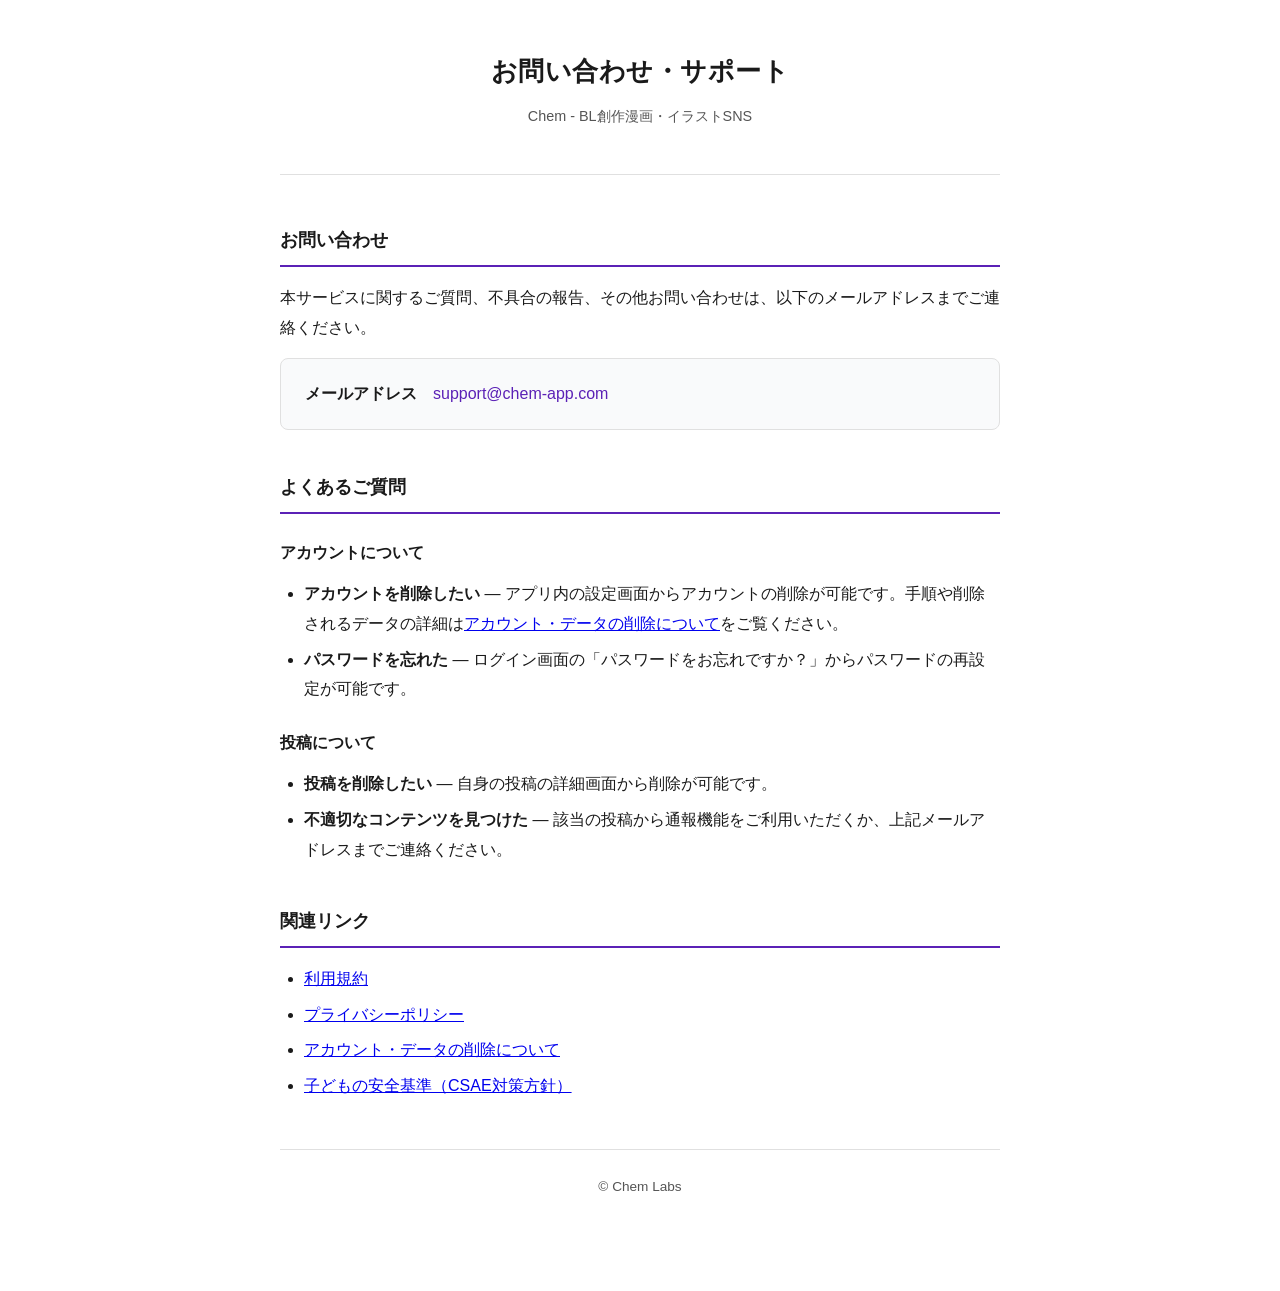
<file: support/index.html>
<!DOCTYPE html>
<html lang="ja">
<head>
  <meta charset="UTF-8">
  <meta name="viewport" content="width=device-width, initial-scale=1.0">
  <title>お問い合わせ・サポート | Chem</title>
  <meta name="description" content="Chem - BL創作漫画・イラストSNSのお問い合わせ・サポート">
  <meta name="robots" content="noindex, nofollow">
  <link rel="stylesheet" href="../style.css">
</head>
<body>
  <div class="container">
    <header>
      <h1>お問い合わせ・サポート</h1>
      <p class="service-name">Chem - BL創作漫画・イラストSNS</p>
    </header>

    <main>
      <h2>お問い合わせ</h2>
      <p>本サービスに関するご質問、不具合の報告、その他お問い合わせは、以下のメールアドレスまでご連絡ください。</p>
      <div class="contact-info">
        <dl>
          <dt>メールアドレス</dt>
          <dd><a href="mailto:support@chem-app.com">support@chem-app.com</a></dd>
        </dl>
      </div>

      <h2>よくあるご質問</h2>

      <h3>アカウントについて</h3>
      <ul>
        <li><strong>アカウントを削除したい</strong> — アプリ内の設定画面からアカウントの削除が可能です。手順や削除されるデータの詳細は<a href="../account-deletion/">アカウント・データの削除について</a>をご覧ください。</li>
        <li><strong>パスワードを忘れた</strong> — ログイン画面の「パスワードをお忘れですか？」からパスワードの再設定が可能です。</li>
      </ul>

      <h3>投稿について</h3>
      <ul>
        <li><strong>投稿を削除したい</strong> — 自身の投稿の詳細画面から削除が可能です。</li>
        <li><strong>不適切なコンテンツを見つけた</strong> — 該当の投稿から通報機能をご利用いただくか、上記メールアドレスまでご連絡ください。</li>
      </ul>

      <h2>関連リンク</h2>
      <ul>
        <li><a href="../terms/">利用規約</a></li>
        <li><a href="../privacy/">プライバシーポリシー</a></li>
        <li><a href="../account-deletion/">アカウント・データの削除について</a></li>
        <li><a href="../child-safety/">子どもの安全基準（CSAE対策方針）</a></li>
      </ul>
    </main>

    <footer>
      <p>&copy; Chem Labs</p>
    </footer>
  </div>
</body>
</html>
</file>
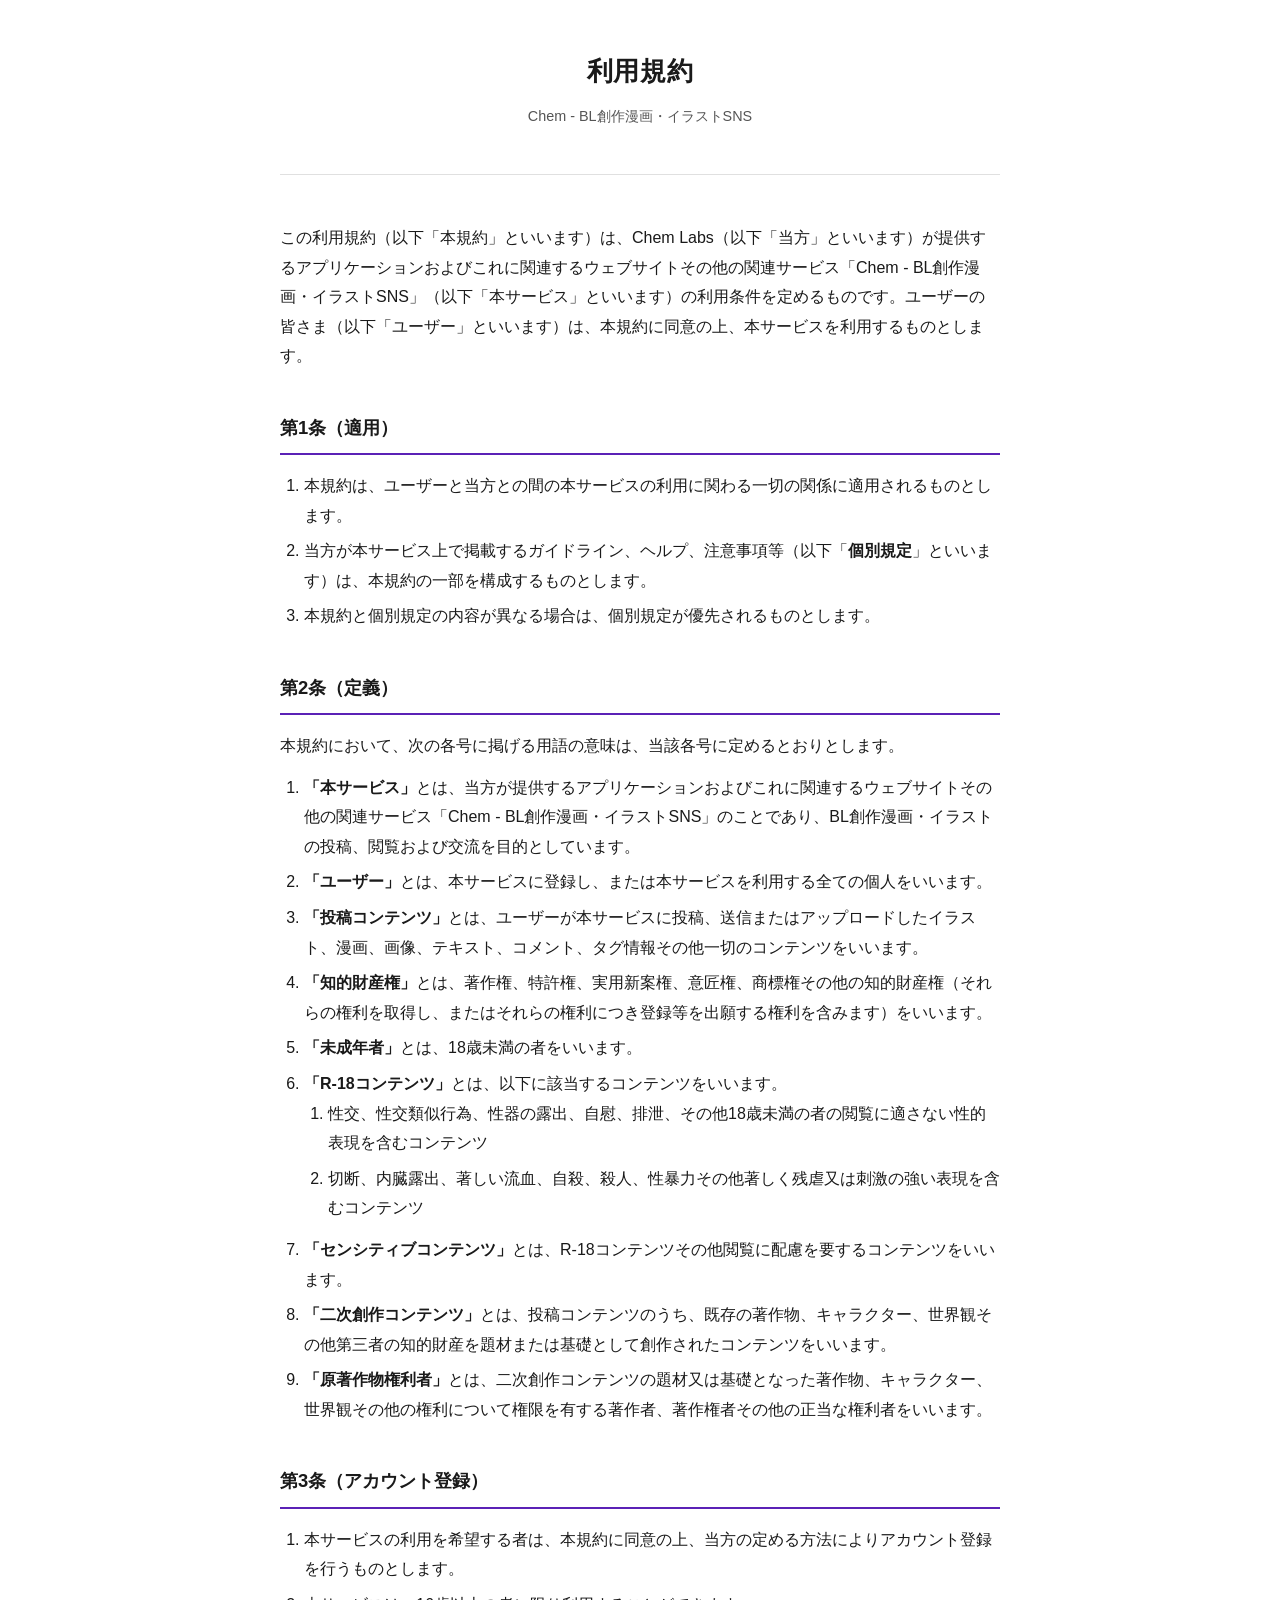
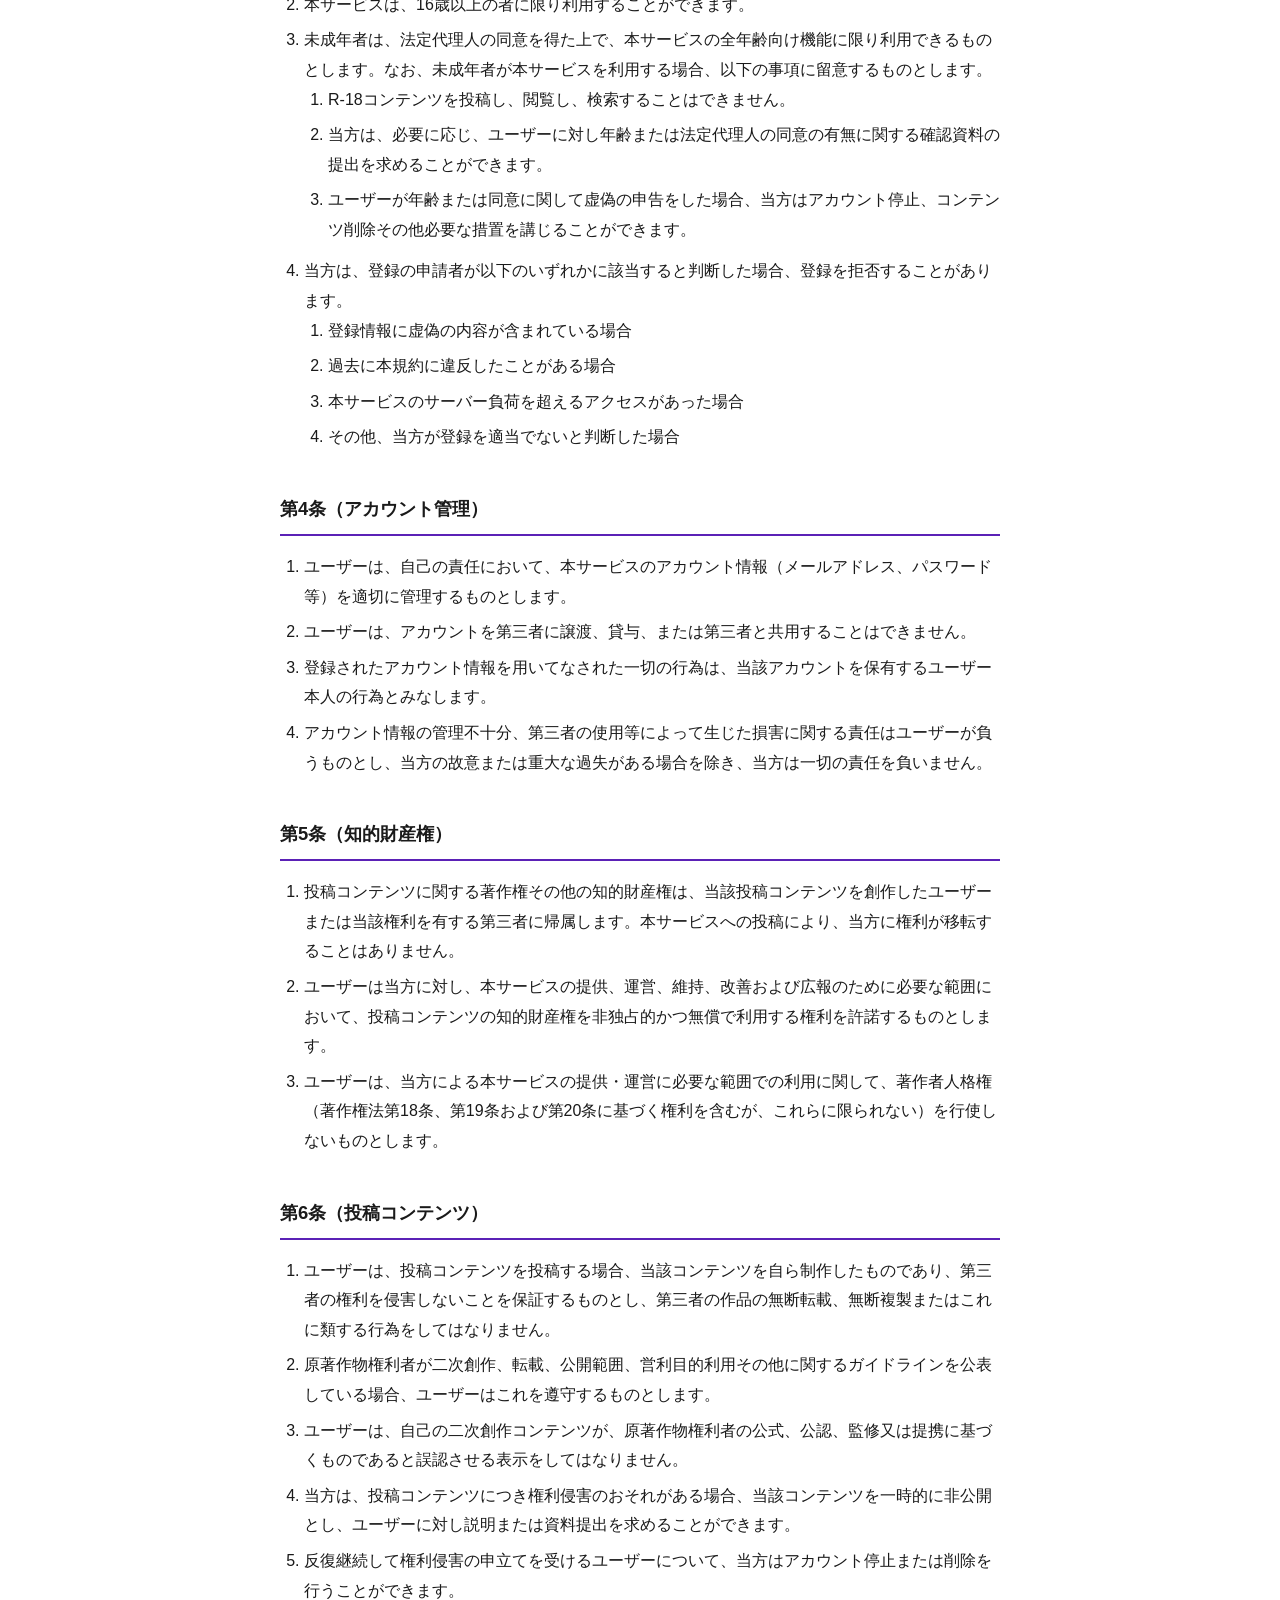
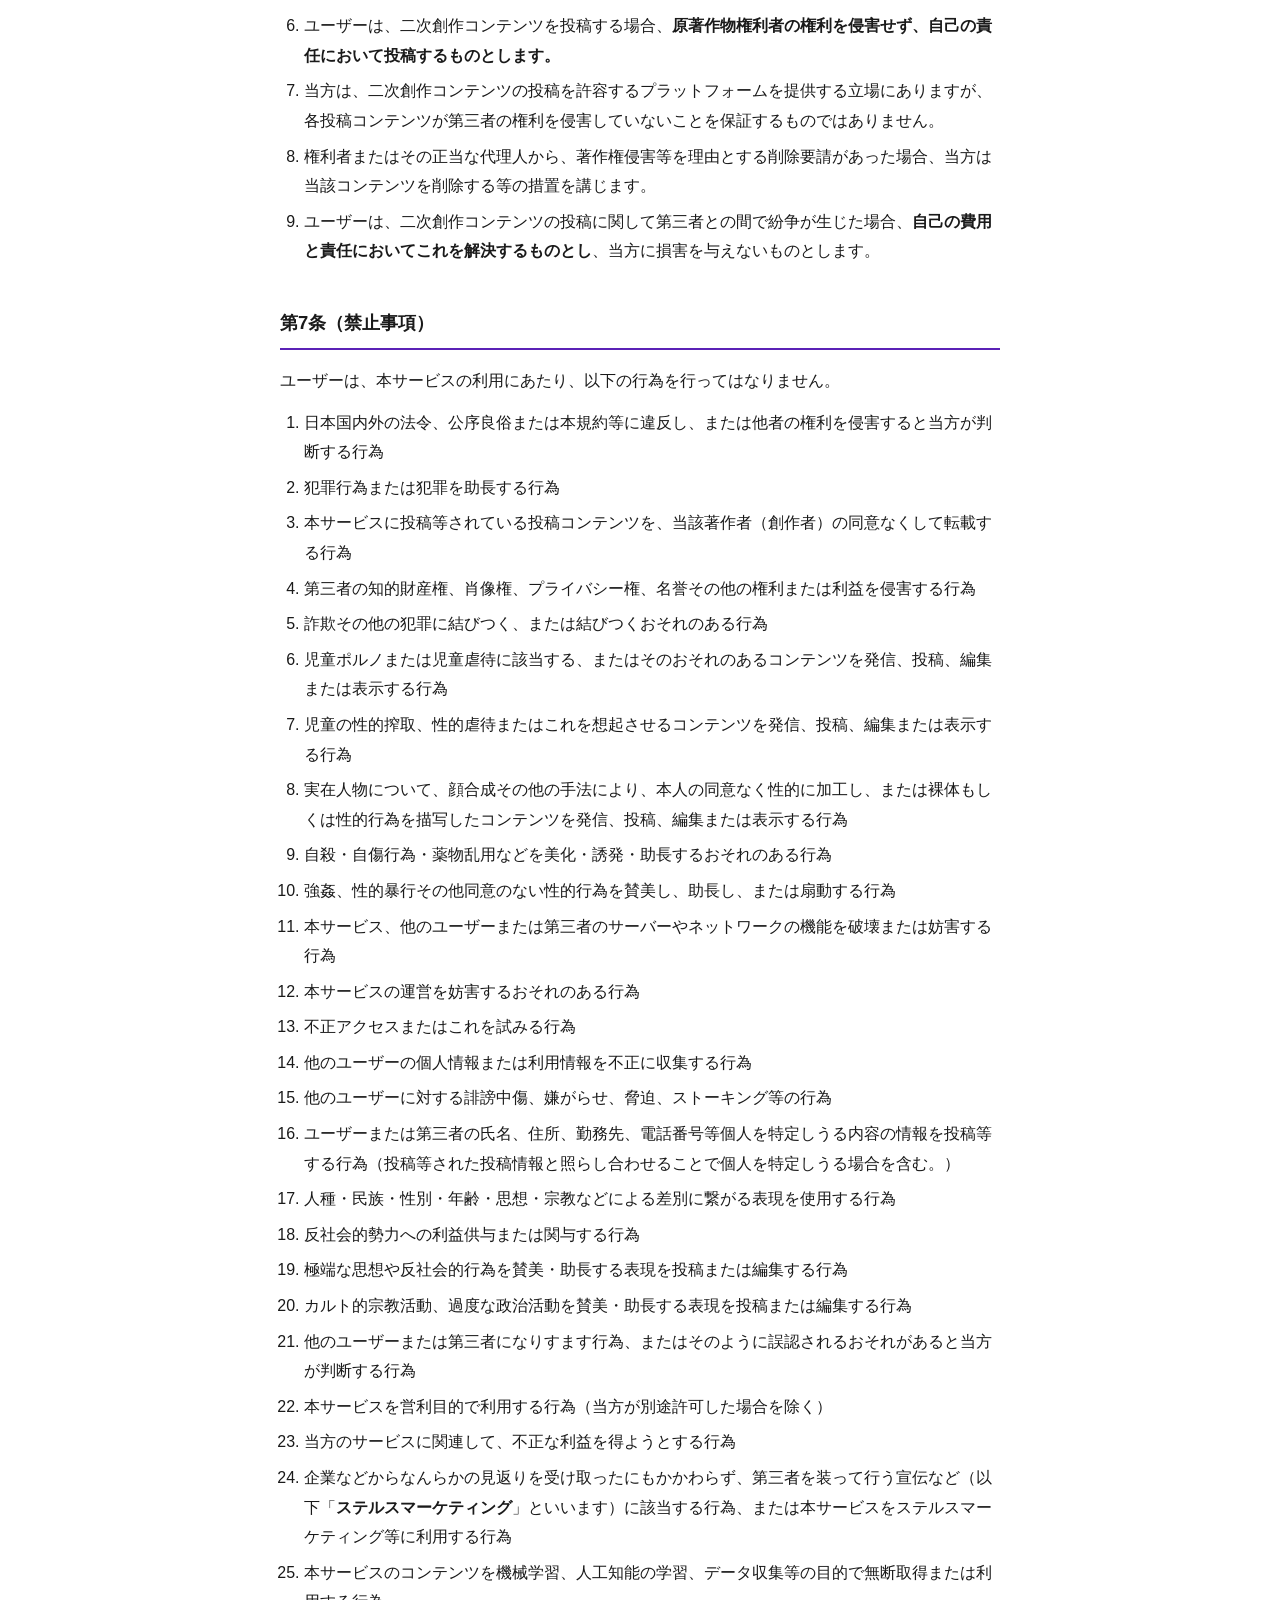
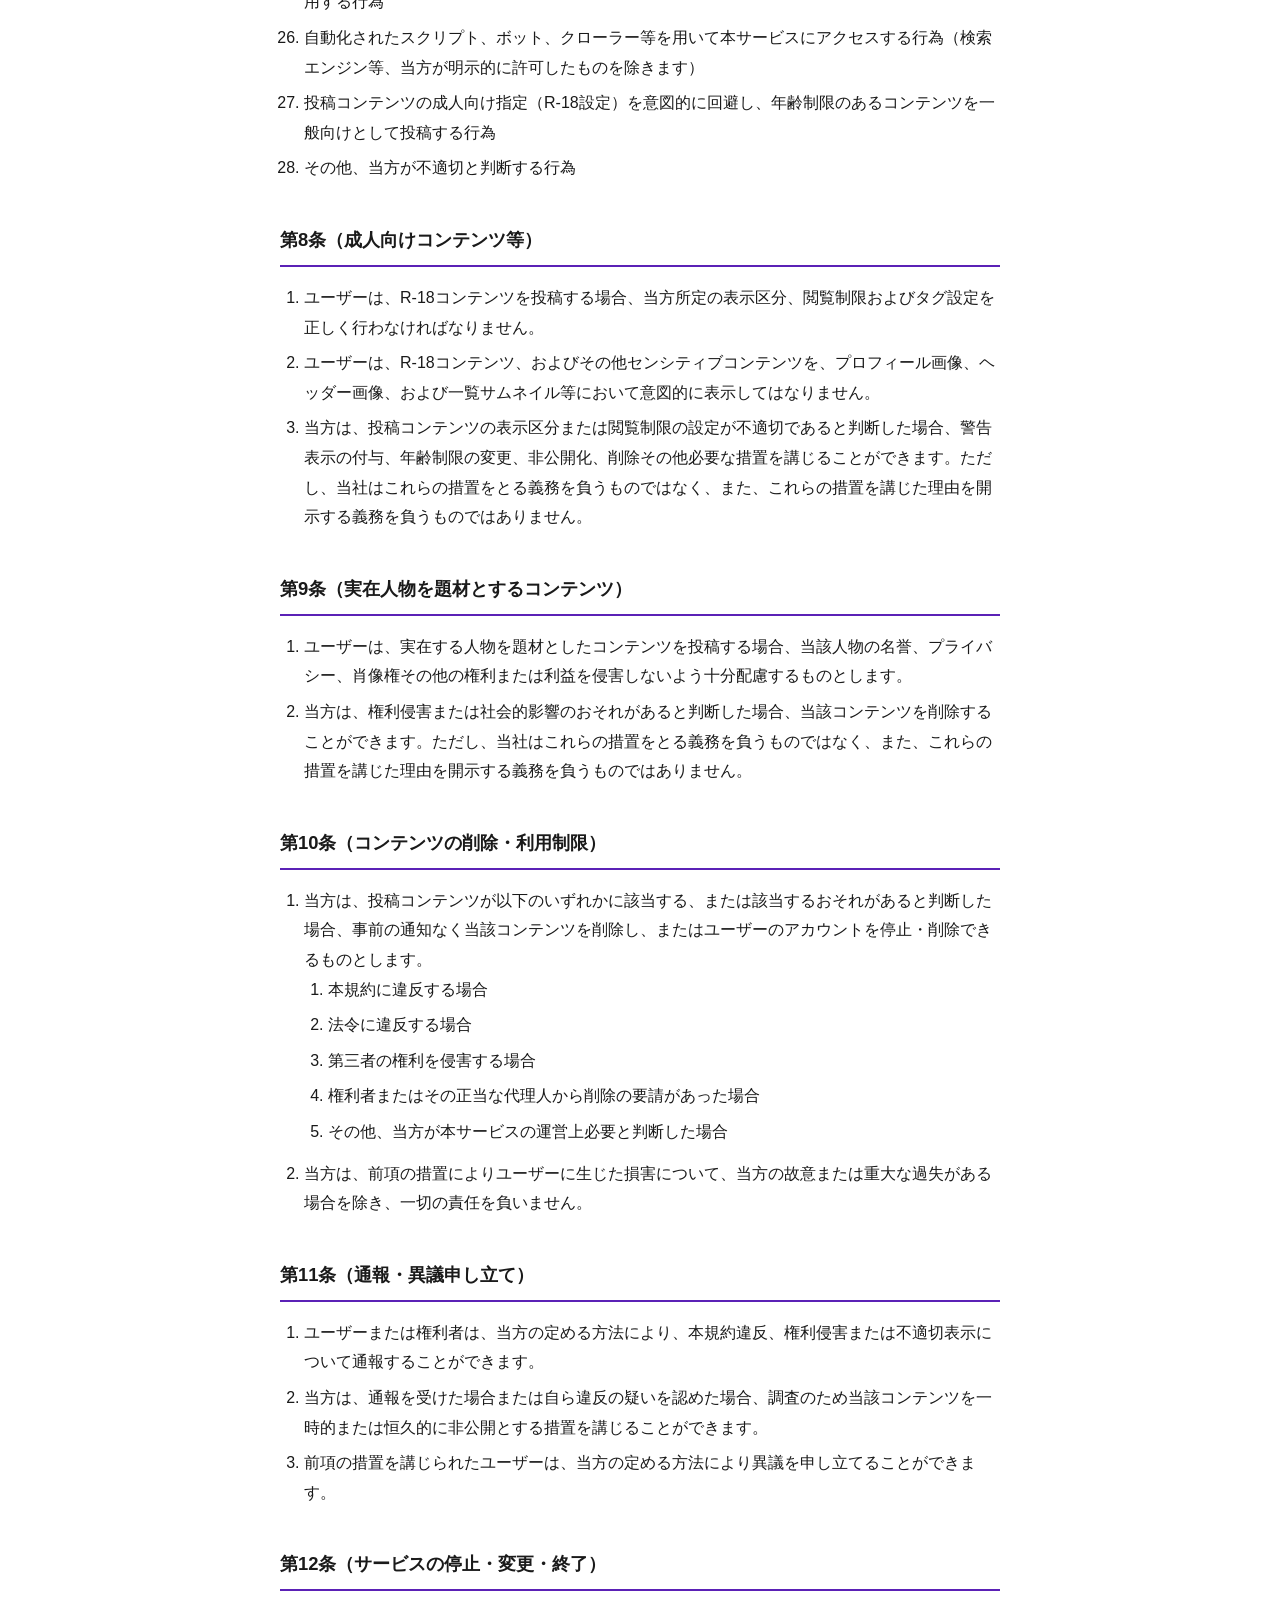
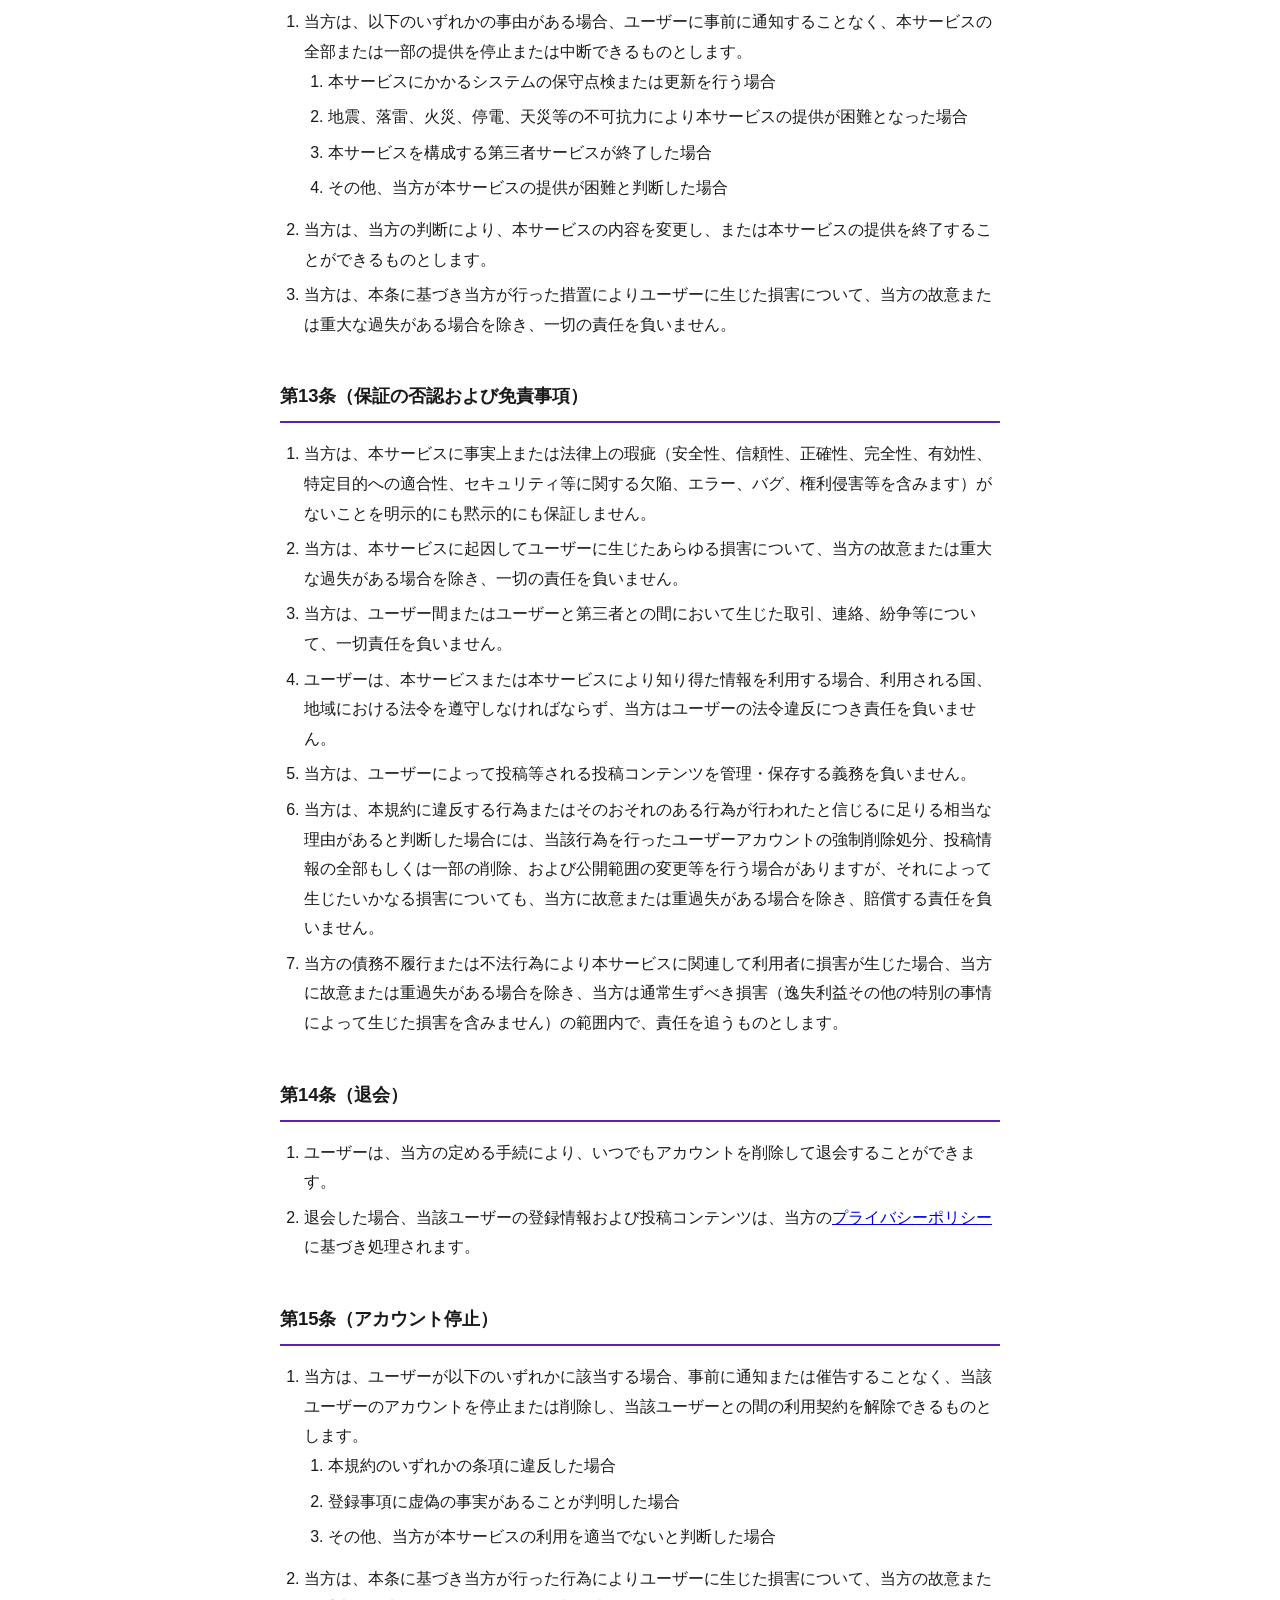
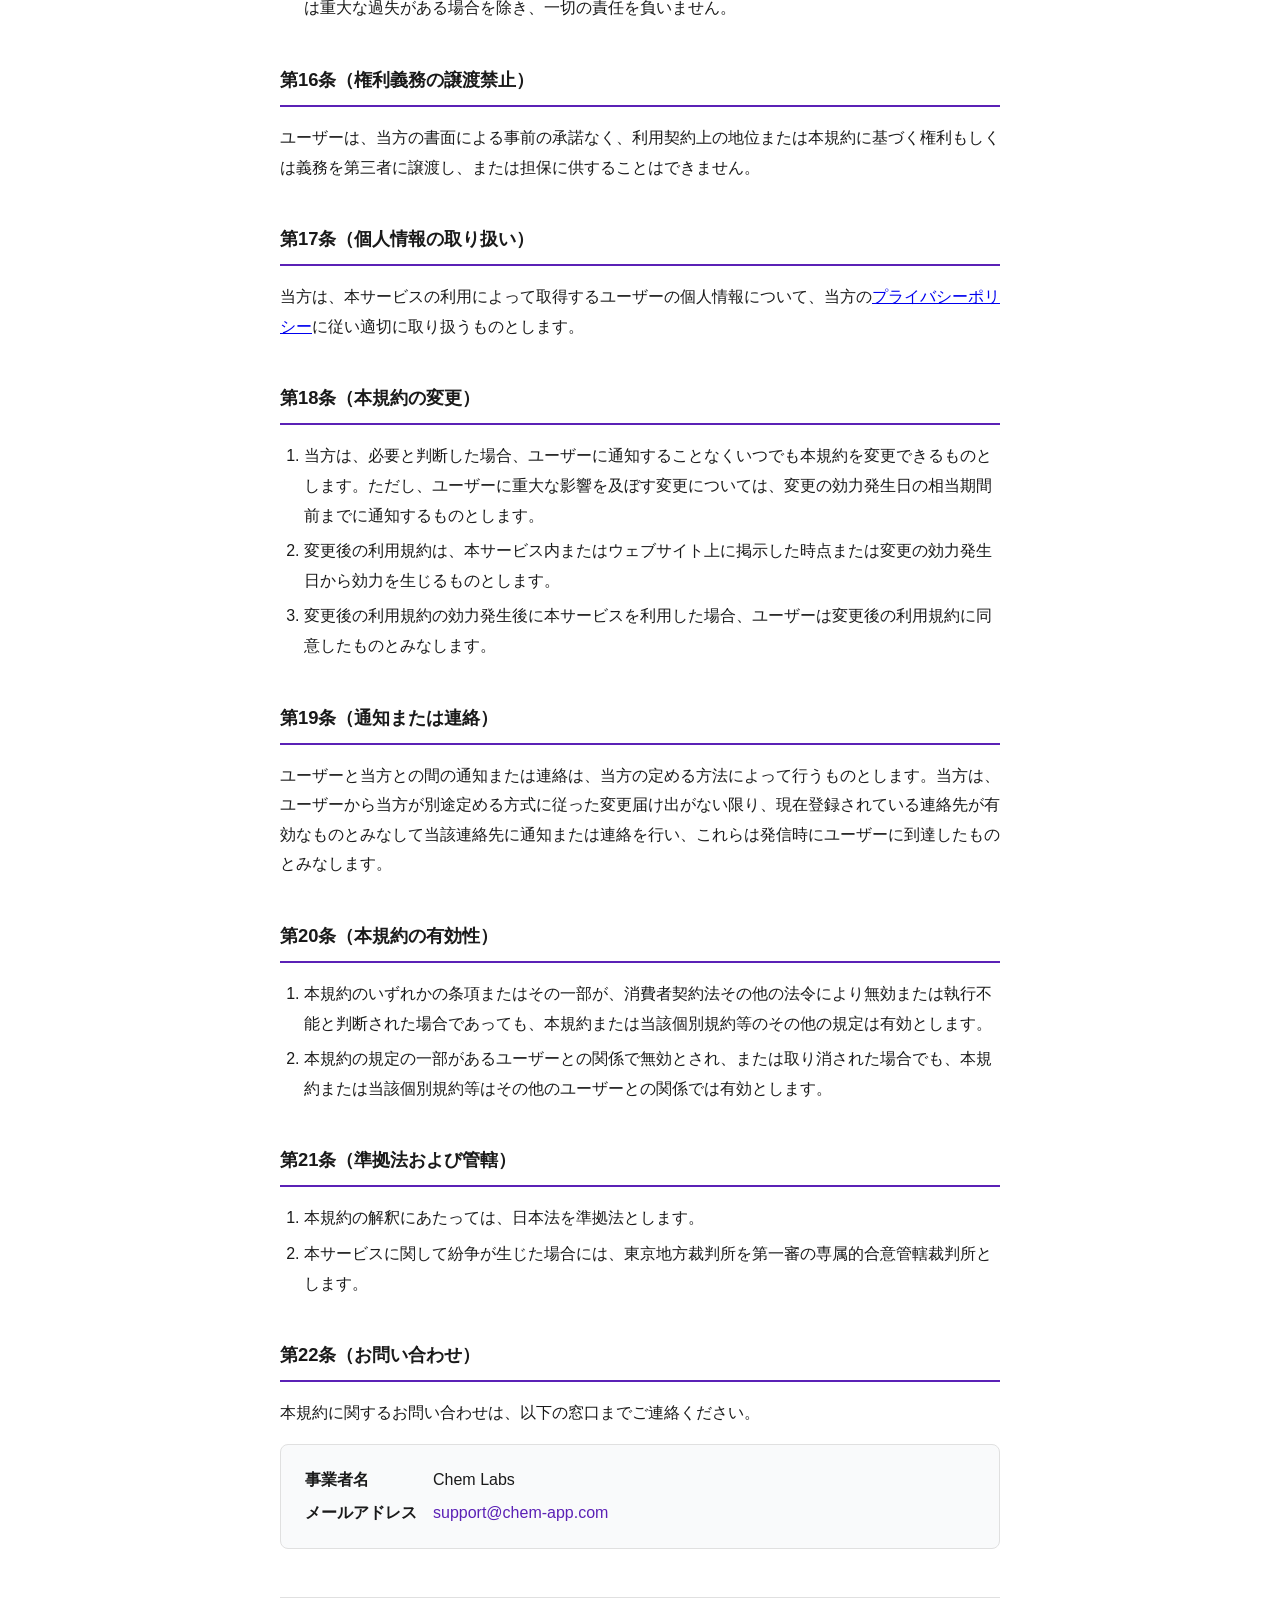
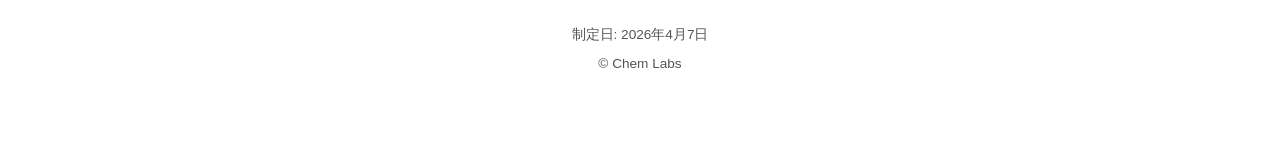
<file: terms/index.html>
<!doctype html>
<html lang="ja">
  <head>
    <meta charset="UTF-8" />
    <meta name="viewport" content="width=device-width, initial-scale=1.0" />
    <title>利用規約 | Chem</title>
    <meta
      name="description"
      content="Chem - BL創作漫画・イラストSNSの利用規約"
    />
    <meta name="robots" content="index, follow" />
    <link rel="stylesheet" href="../style.css" />
  </head>
  <body>
    <div class="container">
      <header>
        <h1>利用規約</h1>
        <p class="service-name">Chem - BL創作漫画・イラストSNS</p>
      </header>

      <main>
        <p>
          この利用規約（以下「本規約」といいます）は、Chem
          Labs（以下「当方」といいます）が提供するアプリケーションおよびこれに関連するウェブサイトその他の関連サービス「Chem
          -
          BL創作漫画・イラストSNS」（以下「本サービス」といいます）の利用条件を定めるものです。ユーザーの皆さま（以下「ユーザー」といいます）は、本規約に同意の上、本サービスを利用するものとします。
        </p>

        <h2>第1条（適用）</h2>
        <ol>
          <li>
            本規約は、ユーザーと当方との間の本サービスの利用に関わる一切の関係に適用されるものとします。
          </li>
          <li>
            当方が本サービス上で掲載するガイドライン、ヘルプ、注意事項等（以下「<strong>個別規定</strong>」といいます）は、本規約の一部を構成するものとします。
          </li>
          <li>
            本規約と個別規定の内容が異なる場合は、個別規定が優先されるものとします。
          </li>
        </ol>

        <h2>第2条（定義）</h2>
        <p>
          本規約において、次の各号に掲げる用語の意味は、当該各号に定めるとおりとします。
        </p>
        <ol>
          <li>
            <strong>「本サービス」</strong
            >とは、当方が提供するアプリケーションおよびこれに関連するウェブサイトその他の関連サービス「Chem
            -
            BL創作漫画・イラストSNS」のことであり、BL創作漫画・イラストの投稿、閲覧および交流を目的としています。
          </li>
          <li>
            <strong>「ユーザー」</strong
            >とは、本サービスに登録し、または本サービスを利用する全ての個人をいいます。
          </li>
          <li>
            <strong>「投稿コンテンツ」</strong
            >とは、ユーザーが本サービスに投稿、送信またはアップロードしたイラスト、漫画、画像、テキスト、コメント、タグ情報その他一切のコンテンツをいいます。
          </li>
          <li>
            <strong>「知的財産権」</strong
            >とは、著作権、特許権、実用新案権、意匠権、商標権その他の知的財産権（それらの権利を取得し、またはそれらの権利につき登録等を出願する権利を含みます）をいいます。
          </li>
          <li><strong>「未成年者」</strong>とは、18歳未満の者をいいます。</li>
          <li>
            <strong>「R-18コンテンツ」</strong>とは、以下に該当するコンテンツをいいます。
            <ol>
              <li>
                性交、性交類似行為、性器の露出、自慰、排泄、その他18歳未満の者の閲覧に適さない性的表現を含むコンテンツ
              </li>
              <li>
                切断、内臓露出、著しい流血、自殺、殺人、性暴力その他著しく残虐又は刺激の強い表現を含むコンテンツ
              </li>
            </ol>
          </li>
          <li>
            <strong>「センシティブコンテンツ」</strong
            >とは、R-18コンテンツその他閲覧に配慮を要するコンテンツをいいます。
          </li>
          <li>
            <strong>「二次創作コンテンツ」</strong
            >とは、投稿コンテンツのうち、既存の著作物、キャラクター、世界観その他第三者の知的財産を題材または基礎として創作されたコンテンツをいいます。
          </li>
          <li>
            <strong>「原著作物権利者」</strong
            >とは、二次創作コンテンツの題材又は基礎となった著作物、キャラクター、世界観その他の権利について権限を有する著作者、著作権者その他の正当な権利者をいいます。
          </li>
        </ol>

        <h2>第3条（アカウント登録）</h2>
        <ol>
          <li>
            本サービスの利用を希望する者は、本規約に同意の上、当方の定める方法によりアカウント登録を行うものとします。
          </li>
          <li>本サービスは、16歳以上の者に限り利用することができます。</li>
          <li>
            未成年者は、法定代理人の同意を得た上で、本サービスの全年齢向け機能に限り利用できるものとします。なお、未成年者が本サービスを利用する場合、以下の事項に留意するものとします。
            <ol>
              <li>R-18コンテンツを投稿し、閲覧し、検索することはできません。</li>
              <li>
                当方は、必要に応じ、ユーザーに対し年齢または法定代理人の同意の有無に関する確認資料の提出を求めることができます。
              </li>
              <li>
                ユーザーが年齢または同意に関して虚偽の申告をした場合、当方はアカウント停止、コンテンツ削除その他必要な措置を講じることができます。
              </li>
            </ol>
          </li>
          <li>
            当方は、登録の申請者が以下のいずれかに該当すると判断した場合、登録を拒否することがあります。
            <ol>
              <li>登録情報に虚偽の内容が含まれている場合</li>
              <li>過去に本規約に違反したことがある場合</li>
              <li>本サービスのサーバー負荷を超えるアクセスがあった場合</li>
              <li>その他、当方が登録を適当でないと判断した場合</li>
            </ol>
          </li>
        </ol>

        <h2>第4条（アカウント管理）</h2>
        <ol>
          <li>
            ユーザーは、自己の責任において、本サービスのアカウント情報（メールアドレス、パスワード等）を適切に管理するものとします。
          </li>
          <li>
            ユーザーは、アカウントを第三者に譲渡、貸与、または第三者と共用することはできません。
          </li>
          <li>
            登録されたアカウント情報を用いてなされた一切の行為は、当該アカウントを保有するユーザー本人の行為とみなします。
          </li>
          <li>
            アカウント情報の管理不十分、第三者の使用等によって生じた損害に関する責任はユーザーが負うものとし、当方の故意または重大な過失がある場合を除き、当方は一切の責任を負いません。
          </li>
        </ol>

        <h2>第5条（知的財産権）</h2>
        <ol>
          <li>
            投稿コンテンツに関する著作権その他の知的財産権は、当該投稿コンテンツを創作したユーザーまたは当該権利を有する第三者に帰属します。本サービスへの投稿により、当方に権利が移転することはありません。
          </li>
          <li>
            ユーザーは当方に対し、本サービスの提供、運営、維持、改善および広報のために必要な範囲において、投稿コンテンツの知的財産権を非独占的かつ無償で利用する権利を許諾するものとします。
          </li>
          <li>
            ユーザーは、当方による本サービスの提供・運営に必要な範囲での利用に関して、著作者人格権（著作権法第18条、第19条および第20条に基づく権利を含むが、これらに限られない）を行使しないものとします。
          </li>
        </ol>

        <h2>第6条（投稿コンテンツ）</h2>
        <ol>
          <li>
            ユーザーは、投稿コンテンツを投稿する場合、当該コンテンツを自ら制作したものであり、第三者の権利を侵害しないことを保証するものとし、第三者の作品の無断転載、無断複製またはこれに類する行為をしてはなりません。
          </li>
          <li>
            原著作物権利者が二次創作、転載、公開範囲、営利目的利用その他に関するガイドラインを公表している場合、ユーザーはこれを遵守するものとします。
          </li>
          <li>
            ユーザーは、自己の二次創作コンテンツが、原著作物権利者の公式、公認、監修又は提携に基づくものであると誤認させる表示をしてはなりません。
          </li>
          <li>
            当方は、投稿コンテンツにつき権利侵害のおそれがある場合、当該コンテンツを一時的に非公開とし、ユーザーに対し説明または資料提出を求めることができます。
          </li>
          <li>
            反復継続して権利侵害の申立てを受けるユーザーについて、当方はアカウント停止または削除を行うことができます。
          </li>
          <li>
            ユーザーは、二次創作コンテンツを投稿する場合、<strong
              >原著作物権利者の権利を侵害せず、自己の責任において投稿するものとします。</strong
            >
          </li>
          <li>
            当方は、二次創作コンテンツの投稿を許容するプラットフォームを提供する立場にありますが、各投稿コンテンツが第三者の権利を侵害していないことを保証するものではありません。
          </li>
          <li>
            権利者またはその正当な代理人から、著作権侵害等を理由とする削除要請があった場合、当方は当該コンテンツを削除する等の措置を講じます。
          </li>
          <li>
            ユーザーは、二次創作コンテンツの投稿に関して第三者との間で紛争が生じた場合、<strong
              >自己の費用と責任においてこれを解決するものとし</strong
            >、当方に損害を与えないものとします。
          </li>
        </ol>

        <h2>第7条（禁止事項）</h2>
        <p>
          ユーザーは、本サービスの利用にあたり、以下の行為を行ってはなりません。
        </p>
        <ol>
          <li>
            日本国内外の法令、公序良俗または本規約等に違反し、または他者の権利を侵害すると当方が判断する行為
          </li>
          <li>犯罪行為または犯罪を助長する行為</li>
          <li>
            本サービスに投稿等されている投稿コンテンツを、当該著作者（創作者）の同意なくして転載する行為
          </li>
          <li>
            第三者の知的財産権、肖像権、プライバシー権、名誉その他の権利または利益を侵害する行為
          </li>
          <li>詐欺その他の犯罪に結びつく、または結びつくおそれのある行為</li>
          <li>
            児童ポルノまたは児童虐待に該当する、またはそのおそれのあるコンテンツを発信、投稿、編集または表示する行為
          </li>
          <li>
            児童の性的搾取、性的虐待またはこれを想起させるコンテンツを発信、投稿、編集または表示する行為
          </li>
          <li>
            実在人物について、顔合成その他の手法により、本人の同意なく性的に加工し、または裸体もしくは性的行為を描写したコンテンツを発信、投稿、編集または表示する行為
          </li>
          <li>自殺・自傷行為・薬物乱用などを美化・誘発・助長するおそれのある行為</li>
          <li>
            強姦、性的暴行その他同意のない性的行為を賛美し、助長し、または扇動する行為
          </li>
          <li>
            本サービス、他のユーザーまたは第三者のサーバーやネットワークの機能を破壊または妨害する行為
          </li>
          <li>本サービスの運営を妨害するおそれのある行為</li>
          <li>不正アクセスまたはこれを試みる行為</li>
          <li>他のユーザーの個人情報または利用情報を不正に収集する行為</li>
          <li>
            他のユーザーに対する誹謗中傷、嫌がらせ、脅迫、ストーキング等の行為
          </li>
          <li>
            ユーザーまたは第三者の氏名、住所、勤務先、電話番号等個人を特定しうる内容の情報を投稿等する行為（投稿等された投稿情報と照らし合わせることで個人を特定しうる場合を含む。）
          </li>
          <li>
            人種・民族・性別・年齢・思想・宗教などによる差別に繋がる表現を使用する行為
          </li>
          <li>反社会的勢力への利益供与または関与する行為</li>
          <li>
            極端な思想や反社会的行為を賛美・助長する表現を投稿または編集する行為
          </li>
          <li>
            カルト的宗教活動、過度な政治活動を賛美・助長する表現を投稿または編集する行為
          </li>
          <li>
            他のユーザーまたは第三者になりすます行為、またはそのように誤認されるおそれがあると当方が判断する行為
          </li>
          <li>
            本サービスを営利目的で利用する行為（当方が別途許可した場合を除く）
          </li>
          <li>当方のサービスに関連して、不正な利益を得ようとする行為</li>
          <li>
            企業などからなんらかの見返りを受け取ったにもかかわらず、第三者を装って行う宣伝など（以下「<strong>ステルスマーケティング</strong>」といいます）に該当する行為、または本サービスをステルスマーケティング等に利用する行為
          </li>
          <li>
            本サービスのコンテンツを機械学習、人工知能の学習、データ収集等の目的で無断取得または利用する行為
          </li>
          <li>
            自動化されたスクリプト、ボット、クローラー等を用いて本サービスにアクセスする行為（検索エンジン等、当方が明示的に許可したものを除きます）
          </li>
          <li>
            投稿コンテンツの成人向け指定（R-18設定）を意図的に回避し、年齢制限のあるコンテンツを一般向けとして投稿する行為
          </li>
          <li>その他、当方が不適切と判断する行為</li>
        </ol>

        <h2>第8条（成人向けコンテンツ等）</h2>
        <ol>
          <li>
            ユーザーは、R-18コンテンツを投稿する場合、当方所定の表示区分、閲覧制限およびタグ設定を正しく行わなければなりません。
          </li>
          <li>
            ユーザーは、R-18コンテンツ、およびその他センシティブコンテンツを、プロフィール画像、ヘッダー画像、および一覧サムネイル等において意図的に表示してはなりません。
          </li>
          <li>
            当方は、投稿コンテンツの表示区分または閲覧制限の設定が不適切であると判断した場合、警告表示の付与、年齢制限の変更、非公開化、削除その他必要な措置を講じることができます。ただし、当社はこれらの措置をとる義務を負うものではなく、また、これらの措置を講じた理由を開示する義務を負うものではありません。
          </li>
        </ol>

        <h2>第9条（実在人物を題材とするコンテンツ）</h2>
        <ol>
          <li>
            ユーザーは、実在する人物を題材としたコンテンツを投稿する場合、当該人物の名誉、プライバシー、肖像権その他の権利または利益を侵害しないよう十分配慮するものとします。
          </li>
          <li>
            当方は、権利侵害または社会的影響のおそれがあると判断した場合、当該コンテンツを削除することができます。ただし、当社はこれらの措置をとる義務を負うものではなく、また、これらの措置を講じた理由を開示する義務を負うものではありません。
          </li>
        </ol>

        <h2>第10条（コンテンツの削除・利用制限）</h2>
        <ol>
          <li>
            当方は、投稿コンテンツが以下のいずれかに該当する、または該当するおそれがあると判断した場合、事前の通知なく当該コンテンツを削除し、またはユーザーのアカウントを停止・削除できるものとします。
            <ol>
              <li>本規約に違反する場合</li>
              <li>法令に違反する場合</li>
              <li>第三者の権利を侵害する場合</li>
              <li>権利者またはその正当な代理人から削除の要請があった場合</li>
              <li>その他、当方が本サービスの運営上必要と判断した場合</li>
            </ol>
          </li>
          <li>
            当方は、前項の措置によりユーザーに生じた損害について、当方の故意または重大な過失がある場合を除き、一切の責任を負いません。
          </li>
        </ol>

        <h2>第11条（通報・異議申し立て）</h2>
        <ol>
          <li>
            ユーザーまたは権利者は、当方の定める方法により、本規約違反、権利侵害または不適切表示について通報することができます。
          </li>
          <li>
            当方は、通報を受けた場合または自ら違反の疑いを認めた場合、調査のため当該コンテンツを一時的または恒久的に非公開とする措置を講じることができます。
          </li>
          <li>
            前項の措置を講じられたユーザーは、当方の定める方法により異議を申し立てることができます。
          </li>
        </ol>

        <h2>第12条（サービスの停止・変更・終了）</h2>
        <ol>
          <li>
            当方は、以下のいずれかの事由がある場合、ユーザーに事前に通知することなく、本サービスの全部または一部の提供を停止または中断できるものとします。
            <ol>
              <li>本サービスにかかるシステムの保守点検または更新を行う場合</li>
              <li>
                地震、落雷、火災、停電、天災等の不可抗力により本サービスの提供が困難となった場合
              </li>
              <li>本サービスを構成する第三者サービスが終了した場合</li>
              <li>その他、当方が本サービスの提供が困難と判断した場合</li>
            </ol>
          </li>
          <li>
            当方は、当方の判断により、本サービスの内容を変更し、または本サービスの提供を終了することができるものとします。
          </li>
          <li>
            当方は、本条に基づき当方が行った措置によりユーザーに生じた損害について、当方の故意または重大な過失がある場合を除き、一切の責任を負いません。
          </li>
        </ol>

        <h2>第13条（保証の否認および免責事項）</h2>
        <ol>
          <li>
            当方は、本サービスに事実上または法律上の瑕疵（安全性、信頼性、正確性、完全性、有効性、特定目的への適合性、セキュリティ等に関する欠陥、エラー、バグ、権利侵害等を含みます）がないことを明示的にも黙示的にも保証しません。
          </li>
          <li>
            当方は、本サービスに起因してユーザーに生じたあらゆる損害について、当方の故意または重大な過失がある場合を除き、一切の責任を負いません。
          </li>
          <li>
            当方は、ユーザー間またはユーザーと第三者との間において生じた取引、連絡、紛争等について、一切責任を負いません。
          </li>
          <li>
            ユーザーは、本サービスまたは本サービスにより知り得た情報を利用する場合、利用される国、地域における法令を遵守しなければならず、当方はユーザーの法令違反につき責任を負いません。
          </li>
          <li>
            当方は、ユーザーによって投稿等される投稿コンテンツを管理・保存する義務を負いません。
          </li>
          <li>
            当方は、本規約に違反する行為またはそのおそれのある行為が行われたと信じるに足りる相当な理由があると判断した場合には、当該行為を行ったユーザーアカウントの強制削除処分、投稿情報の全部もしくは一部の削除、および公開範囲の変更等を行う場合がありますが、それによって生じたいかなる損害についても、当方に故意または重過失がある場合を除き、賠償する責任を負いません。
          </li>
          <li>
            当方の債務不履行または不法行為により本サービスに関連して利用者に損害が生じた場合、当方に故意または重過失がある場合を除き、当方は通常生ずべき損害（逸失利益その他の特別の事情によって生じた損害を含みません）の範囲内で、責任を追うものとします。
          </li>
        </ol>

        <h2>第14条（退会）</h2>
        <ol>
          <li>
            ユーザーは、当方の定める手続により、いつでもアカウントを削除して退会することができます。
          </li>
          <li>
            退会した場合、当該ユーザーの登録情報および投稿コンテンツは、当方の<a
              href="../privacy/"
              >プライバシーポリシー</a
            >に基づき処理されます。
          </li>
        </ol>

        <h2>第15条（アカウント停止）</h2>
        <ol>
          <li>
            当方は、ユーザーが以下のいずれかに該当する場合、事前に通知または催告することなく、当該ユーザーのアカウントを停止または削除し、当該ユーザーとの間の利用契約を解除できるものとします。
            <ol>
              <li>本規約のいずれかの条項に違反した場合</li>
              <li>登録事項に虚偽の事実があることが判明した場合</li>
              <li>その他、当方が本サービスの利用を適当でないと判断した場合</li>
            </ol>
          </li>
          <li>
            当方は、本条に基づき当方が行った行為によりユーザーに生じた損害について、当方の故意または重大な過失がある場合を除き、一切の責任を負いません。
          </li>
        </ol>

        <h2>第16条（権利義務の譲渡禁止）</h2>
        <p>
          ユーザーは、当方の書面による事前の承諾なく、利用契約上の地位または本規約に基づく権利もしくは義務を第三者に譲渡し、または担保に供することはできません。
        </p>

        <h2>第17条（個人情報の取り扱い）</h2>
        <p>
          当方は、本サービスの利用によって取得するユーザーの個人情報について、当方の<a
            href="../privacy/"
            >プライバシーポリシー</a
          >に従い適切に取り扱うものとします。
        </p>

        <h2>第18条（本規約の変更）</h2>
        <ol>
          <li>
            当方は、必要と判断した場合、ユーザーに通知することなくいつでも本規約を変更できるものとします。ただし、ユーザーに重大な影響を及ぼす変更については、変更の効力発生日の相当期間前までに通知するものとします。
          </li>
          <li>
            変更後の利用規約は、本サービス内またはウェブサイト上に掲示した時点または変更の効力発生日から効力を生じるものとします。
          </li>
          <li>
            変更後の利用規約の効力発生後に本サービスを利用した場合、ユーザーは変更後の利用規約に同意したものとみなします。
          </li>
        </ol>

        <h2>第19条（通知または連絡）</h2>
        <p>
          ユーザーと当方との間の通知または連絡は、当方の定める方法によって行うものとします。当方は、ユーザーから当方が別途定める方式に従った変更届け出がない限り、現在登録されている連絡先が有効なものとみなして当該連絡先に通知または連絡を行い、これらは発信時にユーザーに到達したものとみなします。
        </p>

        <h2>第20条（本規約の有効性）</h2>
        <ol>
          <li>
            本規約のいずれかの条項またはその一部が、消費者契約法その他の法令により無効または執行不能と判断された場合であっても、本規約または当該個別規約等のその他の規定は有効とします。
          </li>
          <li>
            本規約の規定の一部があるユーザーとの関係で無効とされ、または取り消された場合でも、本規約または当該個別規約等はその他のユーザーとの関係では有効とします。
          </li>
        </ol>

        <h2>第21条（準拠法および管轄）</h2>
        <ol>
          <li>本規約の解釈にあたっては、日本法を準拠法とします。</li>
          <li>
            本サービスに関して紛争が生じた場合には、東京地方裁判所を第一審の専属的合意管轄裁判所とします。
          </li>
        </ol>

        <h2>第22条（お問い合わせ）</h2>
        <p>本規約に関するお問い合わせは、以下の窓口までご連絡ください。</p>
        <div class="contact-info">
          <dl>
            <dt>事業者名</dt>
            <dd>Chem Labs</dd>
            <dt>メールアドレス</dt>
            <dd>
              <a href="mailto:support@chem-app.com">support@chem-app.com</a>
            </dd>
          </dl>
        </div>
      </main>

      <footer>
        <p class="date">制定日: 2026年4月7日</p>
        <p>&copy; Chem Labs</p>
      </footer>
    </div>
  </body>
</html>
</file>
<file: style.css>
*,
*::before,
*::after {
  margin: 0;
  padding: 0;
  box-sizing: border-box;
}

:root {
  --color-bg: #ffffff;
  --color-text: #1a1a1a;
  --color-text-secondary: #555555;
  --color-border: #e0e0e0;
  --color-accent: #5b21b6;
  --color-section-bg: #f9fafb;
  --max-width: 720px;
}

html {
  font-size: 16px;
  -webkit-text-size-adjust: 100%;
}

body {
  font-family: "Hiragino Kaku Gothic ProN", "Hiragino Sans", "Noto Sans JP", "Yu Gothic", sans-serif;
  color: var(--color-text);
  background-color: var(--color-bg);
  line-height: 1.85;
  padding: 0 20px;
}

.container {
  max-width: var(--max-width);
  margin: 0 auto;
  padding: 48px 0 80px;
}

header {
  text-align: center;
  margin-bottom: 48px;
  padding-bottom: 32px;
  border-bottom: 1px solid var(--color-border);
}

header h1 {
  font-size: 1.6rem;
  font-weight: 700;
  letter-spacing: 0.02em;
  margin-bottom: 8px;
}

header .service-name {
  font-size: 0.9rem;
  color: var(--color-text-secondary);
}

h2 {
  font-size: 1.15rem;
  font-weight: 700;
  margin-top: 40px;
  margin-bottom: 16px;
  padding-bottom: 8px;
  border-bottom: 2px solid var(--color-accent);
  color: var(--color-text);
}

h3 {
  font-size: 1rem;
  font-weight: 700;
  margin-top: 24px;
  margin-bottom: 12px;
  color: var(--color-text);
}

p {
  margin-bottom: 12px;
}

ul,
ol {
  margin-bottom: 12px;
  padding-left: 1.5em;
}

li {
  margin-bottom: 6px;
}

li strong {
  color: var(--color-text);
}

.third-party-item {
  background-color: var(--color-section-bg);
  border: 1px solid var(--color-border);
  border-radius: 8px;
  padding: 16px 20px;
  margin-bottom: 12px;
}

.third-party-item h4 {
  font-size: 0.95rem;
  font-weight: 700;
  margin-bottom: 8px;
}

.third-party-item ul {
  margin-bottom: 0;
}

.third-party-item a {
  color: var(--color-accent);
  text-decoration: none;
  word-break: break-all;
}

.third-party-item a:hover {
  text-decoration: underline;
}

.note {
  font-size: 0.88rem;
  color: var(--color-text-secondary);
  margin-top: 16px;
  line-height: 1.7;
}

.contact-info {
  background-color: var(--color-section-bg);
  border: 1px solid var(--color-border);
  border-radius: 8px;
  padding: 20px 24px;
  margin-top: 16px;
}

.contact-info dl {
  display: grid;
  grid-template-columns: auto 1fr;
  gap: 4px 16px;
}

.contact-info dt {
  font-weight: 700;
  white-space: nowrap;
}

.contact-info dd {
  margin: 0;
}

.contact-info a {
  color: var(--color-accent);
  text-decoration: none;
}

.contact-info a:hover {
  text-decoration: underline;
}

footer {
  margin-top: 48px;
  padding-top: 24px;
  border-top: 1px solid var(--color-border);
  text-align: center;
  font-size: 0.85rem;
  color: var(--color-text-secondary);
}

footer .date {
  margin-bottom: 4px;
}

.page-links {
  list-style: none;
  padding-left: 0;
}

.page-links li {
  margin-bottom: 12px;
}

.page-links a {
  display: block;
  padding: 16px 20px;
  background-color: var(--color-section-bg);
  border: 1px solid var(--color-border);
  border-radius: 8px;
  color: var(--color-text);
  text-decoration: none;
  font-weight: 700;
  transition: border-color 0.15s;
}

.page-links a:hover {
  border-color: var(--color-accent);
}

@media (max-width: 600px) {
  html {
    font-size: 15px;
  }

  .container {
    padding: 32px 0 60px;
  }

  header {
    margin-bottom: 32px;
  }

  h2 {
    margin-top: 32px;
  }

  .contact-info dl {
    grid-template-columns: 1fr;
  }

  .contact-info dt {
    margin-top: 8px;
  }
}
</file>
